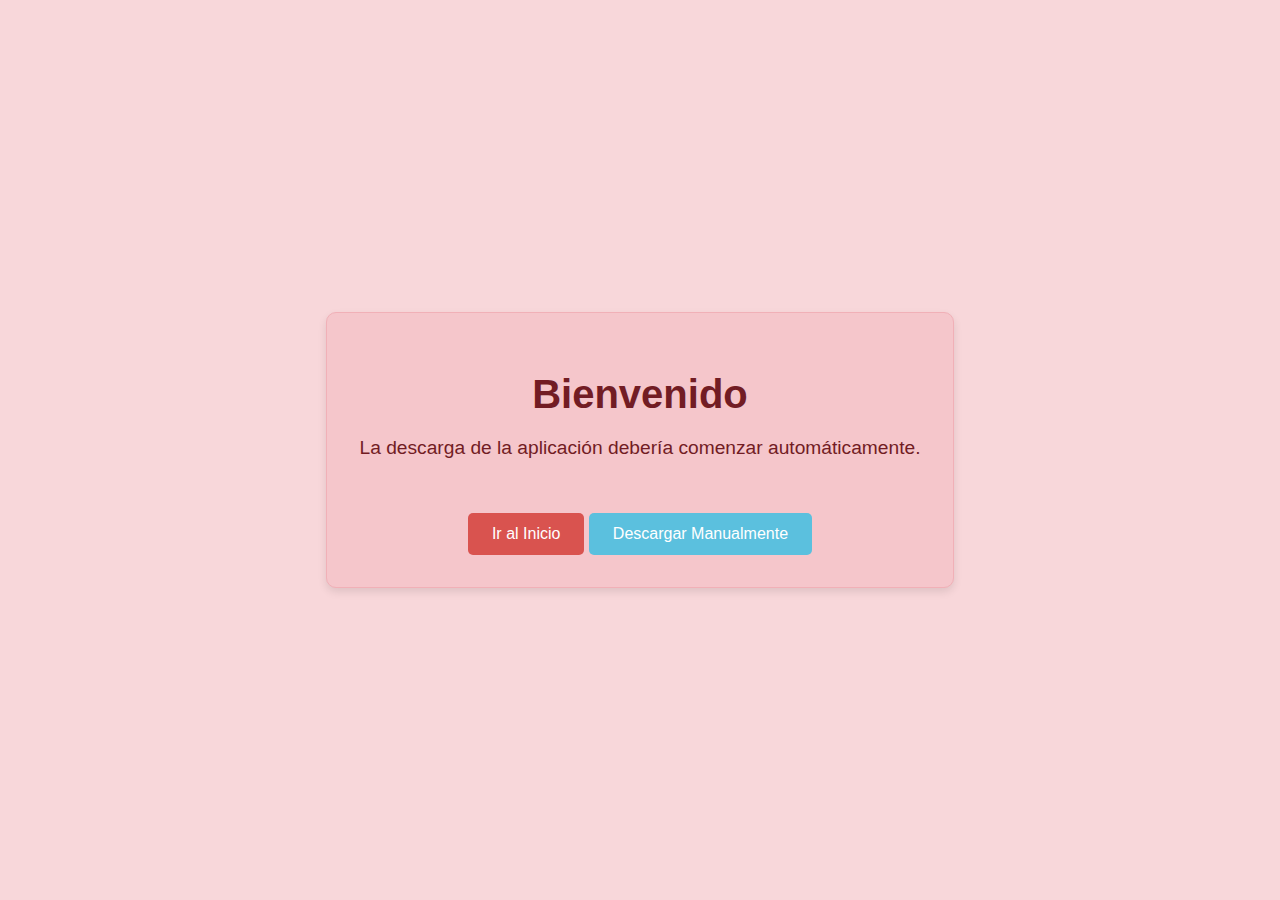
<file: dowload.html>
<!DOCTYPE html>
<html lang="es">
<head>
    <meta charset="UTF-8">
    <meta name="viewport" content="width=device-width, initial-scale=1.0">
    <title>Descarga Automática</title>
    <style>
        body {
            font-family: Arial, sans-serif;
            background-color: #f8d7da;
            color: #721c24;
            margin: 0;
            padding: 0;
            display: flex;
            justify-content: center;
            align-items: center;
            height: 100vh;
            text-align: center;
        }
        h1 {
            font-size: 2.5em;
            margin-bottom: 0.5em;
        }
        p {
            font-size: 1.2em;
            margin-bottom: 2em;
        }
        #container {
            background-color: #f5c6cb;
            border: 1px solid #f1b0b7;
            padding: 2em;
            border-radius: 10px;
            box-shadow: 0 4px 8px rgba(0, 0, 0, 0.1);
        }
        .button {
            display: inline-block;
            padding: 0.75em 1.5em;
            font-size: 1em;
            color: #fff;
            border: none;
            border-radius: 5px;
            text-decoration: none;
            cursor: pointer;
            transition: background-color 0.3s ease;
            margin-top: 1em;
        }
        .button-red {
            background-color: #d9534f;
        }
        .button-red:hover {
            background-color: #c9302c;
        }
        .button-blue {
            background-color: #5bc0de;
        }
        .button-blue:hover {
            background-color: #31b0d5;
        }
    </style>
</head>
<body>
    <div id="container">
        <h1>Bienvenido</h1>
        <p>La descarga de la aplicación debería comenzar automáticamente.</p>
        <!-- Botón para redirigir al índice -->
        <a href="index.html" class="button button-red">Ir al Inicio</a>
        <!-- Botón para iniciar la descarga manualmente -->
        <button class="button button-blue" onclick="manualDownload()">Descargar Manualmente</button>
    </div>

    <!-- Enlace oculto para la descarga -->
    <a id="downloadLink" href="assets/VoluntRED.apk" download="VoluntRED.apk" style="display: none;">Descargar Archivo</a>

    <script>
        // Esperar a que el documento se haya cargado completamente
        document.addEventListener("DOMContentLoaded", function() {
            // Simular clic en el enlace de descarga
            document.getElementById("downloadLink").click();
        });

        // Función para iniciar la descarga manualmente
        function manualDownload() {
            document.getElementById("downloadLink").click();
        }
    </script>
</body>
</html>
</file>
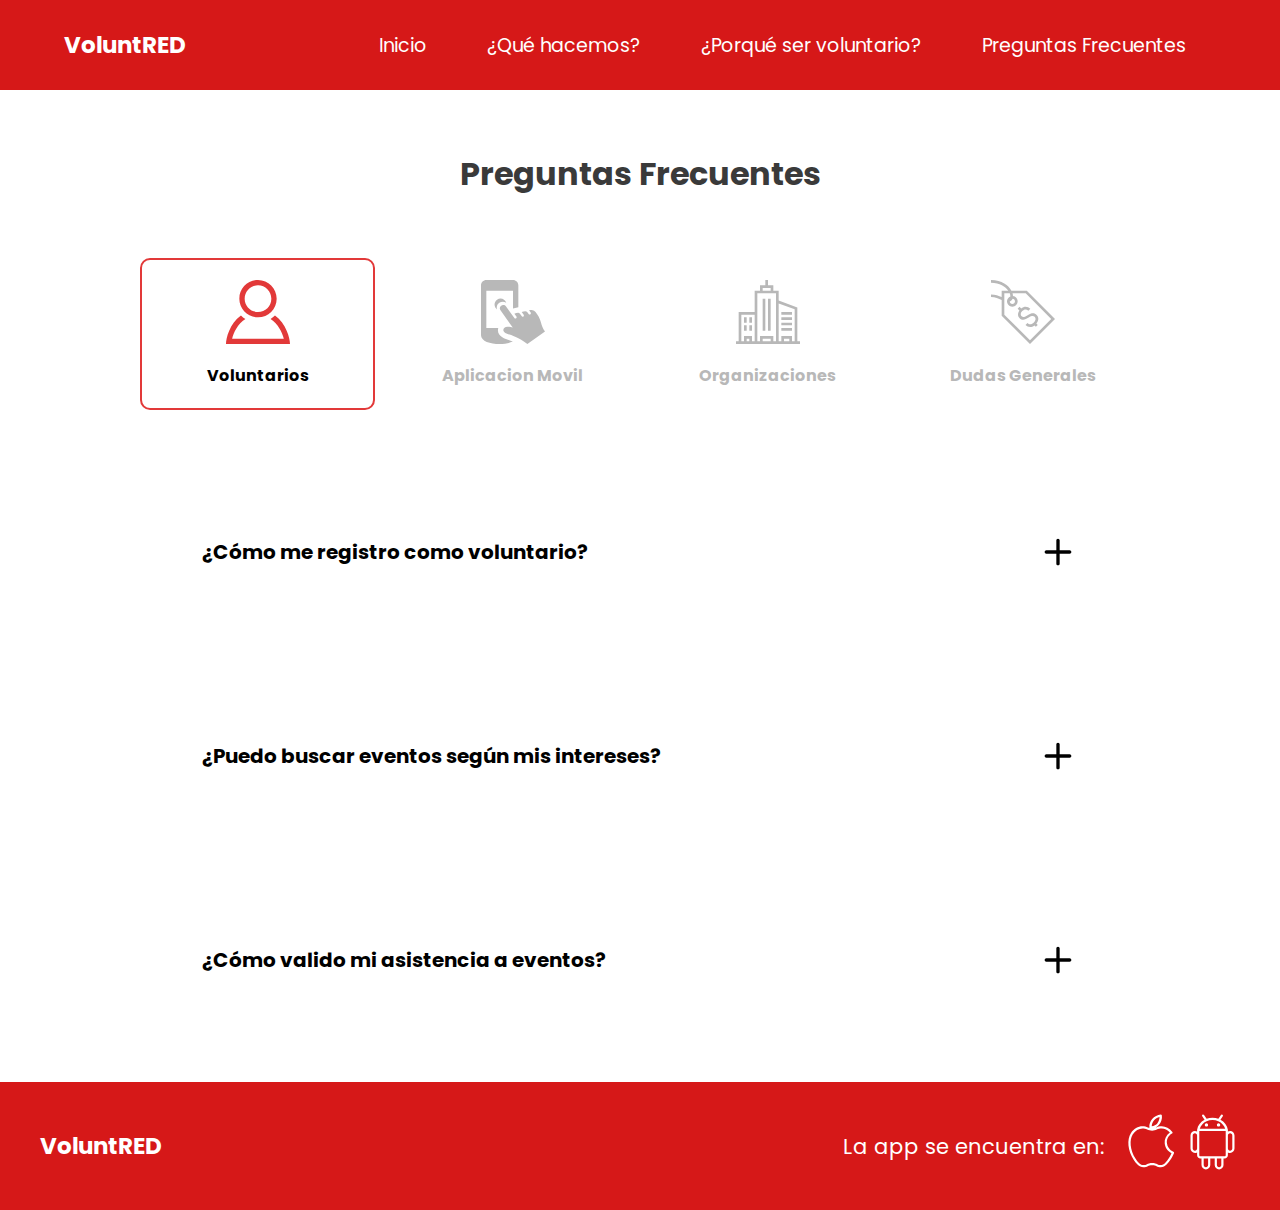
<file: preguntas frecuentes.html>
<!DOCTYPE html>
<html lang="es">
<head>
    <meta charset="UTF-8">
    <meta http-equiv="X-UA-Compatible" content="IE=edge">
    <meta name="viewport" content="width=device-width, initial-scale=1.0">
    <title>VoluntRED</title>
    <link rel="stylesheet" href="css/estilos_general.css">
    <link rel="stylesheet" href="css/estilos_preguntas.css">
</head>
<body>
    <nav class="menu">
        <section class="menu__container">
            <div class="menu__logo-container">
                <a href="index.html" class="menu__logo">VoluntRED</a>
        </div>
            <ul class="menu__links">
                <li class="menu__item">
                    <a href="index.html" class="menu__link">Inicio</a>
                </li>
    
                <li class="menu__item menu__item--show">
                    <a href="que hacemos.html" class="menu__link">¿Qué hacemos? </a>
    
                    
                </li>
    
                <li class="menu__item  menu__item--show">
                    <a href="Porque ser voluntario.html" class="menu__link">¿Porqué ser voluntario?  </a>
    
                   
                </li>
    
                <li class="menu__item">
                    <a href="preguntas frecuentes.html" class="menu__link">Preguntas Frecuentes</a>
                </li>
    
            </ul>

            <div class="menu__hamburguer">
                <img src="assets/menu.svg" class="menu__img">
            </div>
        </section>
    </nav>
        <main>
            <h1 class="titulo">Preguntas Frecuentes</h1>
            <div class="categorias" id="categorias">
                <div class="categoria activa" data-categoria="voluntarios">
                    <svg viewbox="0 0 24 24" xmlns="http://www.w3.org/2000/svg" fill-rule="evenodd" clip-rule="evenodd"><path d="M12 2c2.757 0 5 2.243 5 5.001 0 2.756-2.243 5-5 5s-5-2.244-5-5c0-2.758 2.243-5.001 5-5.001zm0-2c-3.866 0-7 3.134-7 7.001 0 3.865 3.134 7 7 7s7-3.135 7-7c0-3.867-3.134-7.001-7-7.001zm6.369 13.353c-.497.498-1.057.931-1.658 1.302 2.872 1.874 4.378 5.083 4.972 7.346h-19.387c.572-2.29 2.058-5.503 4.973-7.358-.603-.374-1.162-.811-1.658-1.312-4.258 3.072-5.611 8.506-5.611 10.669h24c0-2.142-1.44-7.557-5.631-10.647z"/></svg>
                    <p>Voluntarios</p>
                </div>
                <div class="categoria" data-categoria="App">
                    <svg viewbox="0 0 24 24" xmlns="http://www.w3.org/2000/svg" fill-rule="evenodd" clip-rule="evenodd"><path d="M6.02 7.389c.399-.285.85-.417 1.292-.417.944 0 1.852.6 2.15 1.599-.382-.294-.83-.437-1.281-.437-.458 0-.919.147-1.321.434-.799.57-1.153 1.541-.845 2.461-1.242-.89-1.247-2.747.005-3.64zm3.741 12.77c.994.334 4.071 1.186 7.635 3.841l6.604-4.71c-1.713-2.402-1.241-4.082-2.943-6.468-1.162-1.628-1.827-1.654-3.037-1.432l.599.84c.361.507-.405 1.05-.764.544l-.534-.75c-.435-.609-1.279-.229-2.053-.051l.727 1.019c.36.505-.403 1.051-.764.544l-.629-.882c-.446-.626-1.318-.208-2.095-.01l.769 1.078c.363.508-.405 1.049-.764.544l-3.118-4.366c-.968-1.358-3.088.083-2.086 1.489l4.605 6.458c-.494-.183-1.363-.349-1.93-.349-1.754 0-2.429 1.92-.222 2.661zm-3.286-2.159h-4.475v-14h10v6.688l2-.471v-8.217c0-1.104-.895-2-2-2h-10c-1.105 0-2 .896-2 2v18.678c-.001 2.213 3.503 3.322 7.005 3.322 1.812 0 3.619-.299 4.944-.894-2.121-.946-6.378-1.576-5.474-5.106z"/></svg>
                    <p>Aplicacion Movil</p>
                </div>
                <div class="categoria" data-categoria="ONG">
                    <svg viewbox="0 0 24 24" xmlns="http://www.w3.org/2000/svg" fill-rule="evenodd" clip-rule="evenodd"><path d="M12 2h2v2h2v3.702l7 2.618v12.68h1v1h-24v-1h1v-11h6v-8h2v-2h2v-2h1v2zm3 3h-7v18h1v-2h5v2h1v-18zm-2 17h-3v1h3v-1zm8 1h1v-11.987l-6-2.243v14.23h1v-2h4v2zm-14-10h-5v10h1v-2h3v2h1v-10zm-2 9h-1v1h1v-1zm15 0h-2v1h2v-1zm-16-5v2h-1v-2h1zm2 0v2h-1v-2h1zm5-10v12h-1v-12h1zm10 11v1h-4v-1h4zm-8-11v12h-1v-12h1zm8 9v1h-4v-1h4zm-17-2v2h-1v-2h1zm2 0v2h-1v-2h1zm15 0v1h-4v-1h4zm0-2v1h-4v-1h4zm-8-9h-3v1h3v-1z"/></svg>
                    <p>Organizaciones</p>
                </div>
                <div class="categoria" data-categoria="generales">
                    <svg viewbox="0 0 24 24" xmlns="http://www.w3.org/2000/svg" fill-rule="evenodd" clip-rule="evenodd"><path d="M22.587 14.624l-9.584-9.624h-4.928c.106.357.167.701.173 1.025.985.123 1.752.956 1.752 1.975 0 1.104-.896 2-2 2s-2-.896-2-2c0-.843.524-1.561 1.262-1.855.01-.337-.067-.731-.227-1.145h-2.035v8.005l9.623 9.582 7.964-7.963zm-14.489-7.604c-.088.215-.207.408-.362.568-.231.239-.472.394-.719.495.045.511.461.917.983.917.552 0 1-.448 1-1 0-.517-.399-.929-.902-.98zm15.902 7.605l-9.375 9.375-10.625-10.579v-5.914c-1.123-.512-2.394-1.091-4-1.091v-1c1.611 0 2.92.511 4 .994v-2.41h2.492c-1.054-1.53-3.181-3-6.492-3v-1c4.093 0 6.603 2.055 7.661 4h5.757l10.582 10.625zm-6.997 1.731l.521.521-.698.697-.54-.538c-.525.396-1.068.597-1.612.597-.652 0-1.272-.295-1.734-.753l.738-.739c.303.27.631.462 1.049.462.443 0 .896-.228 1.347-.679.361-.359.569-.736.621-1.122.102-.76-.489-1.258-1.078-1.258-.392 0-.875.184-1.475.563-1.225.773-2.402 1.243-3.413.232-.918-.917-.645-2.112-.076-2.938l-.653-.652.698-.699.626.627c.538-.45 1.097-.677 1.663-.677.665 0 1.286.316 1.761.792l-.744.744c-.731-.742-1.624-.545-2.276.106-.322.323-.52.675-.572 1.02-.122.81.6 1.218.961 1.218.338 0 .774-.174 1.456-.584.944-.563 1.593-.804 2.171-.804.513 0 .963.202 1.378.617 1.038 1.038.624 2.351-.119 3.247z"/></svg>
                    <p>Dudas Generales</p>
                </div>
            </div>
    
            <div class="preguntas">
    
                <!-- Preguntas voluntario -->
                <div class="contenedor-preguntas activo" data-categoria="voluntarios">
                    <div class="contenedor-pregunta">
                        <p class="pregunta">¿Cómo me registro como voluntario? <img src="./img/plus_math_icon_214186.svg" alt="Abrir Respuesta" /></p>
                        <p class="respuesta">Registrarse es fácil y gratuito. Solo debes proporcionar algunos datos básicos, crear un nombre de usuario y contraseña, y listo. Una vez registrado, puedes buscar y aplicar a oportunidades de voluntariado.</p>
                    </div>
                    <div class="contenedor-pregunta">
                        <p class="pregunta">¿Puedo buscar eventos según mis intereses?<img src="./img//plus_math_icon_214186.svg" alt="Abrir Respuesta" /></p>
                        <p class="respuesta">¡Sí! La plataforma te permite encontrar y filtrar eventos de acuerdo a tus causas favoritas, horarios, ubicación y más. Así puedes identificar fácilmente oportunidades alineadas.</p>
                    </div>
                    <div class="contenedor-pregunta">
                        <p class="pregunta">¿Cómo valido mi asistencia a eventos?<img src="./img//plus_math_icon_214186.svg" alt="Abrir Respuesta" /></p>
                        <p class="respuesta">Durante el evento, la organización te proporcionará un código único de validación. Debes ingresar este código en la app en un plazo de 72 hrs después de finalizado el evento para confirmar tu asistencia.</p>
                    </div>
                </div>
    
                <!-- Preguntas generales -->
                <div class="contenedor-preguntas" data-categoria="App">
                    <div class="contenedor-pregunta">
                        <p class="pregunta">¿Dónde puedo descargar la app VoluntRED? <img src="./img/plus_math_icon_214186.svg" alt="Abrir Respuesta" /></p>
                        <p class="respuesta">La aplicación VoluntRED está disponible de forma gratuita tanto en Google Play para dispositivos Android como en App Store para iOS. Solo busca "VoluntRED" en la tienda de apps de tu preferencia.</p>
                    </div>
                    <div class="contenedor-pregunta">
                        <p class="pregunta">¿Qué dispositivos son compatibles con la app? <img src="./img/plus_math_icon_214186.svg" alt="Abrir Respuesta" /></p>
                        <p class="respuesta">La app VoluntRED es compatible con smartphones y tablets que tengan Android 9.0 y  iOS 16 o superior. Asegúrate que tu dispositivo cumpla estos requisitos.</p>
                    </div>
         
                    <div class="contenedor-pregunta">
                        <p class="pregunta">¿Puedo usar la aplicación en mi computadora? <img src="./img/plus_math_icon_214186.svg" alt="Abrir Respuesta" /></p>
                        <p class="respuesta">Por el momento, VoluntRED solo está disponible en dispositivos móviles. No existe una versión de escritorio de la aplicación. Sin embargo, puedes visitar nuestro sitio web desde cualquier computadora.</p>
                    </div>
                </div>
    
                <!-- Preguntas asociaciones -->
                <div class="contenedor-preguntas" data-categoria="ONG">
                    <div class="contenedor-pregunta">
                        <p class="pregunta">¿Las Asociaciones/ONG'S deben cumplir requisitos para unirse? <img src="./img/plus_math_icon_214186.svg" alt="Abrir Respuesta" /></p>
                        <p class="respuesta">Sí, todas las asociaciones deben estar legalmente constituidas y proporcionar documentación que valide su estado para unirse. Esto asegura seriedad.</p>
                    </div>
                
                    <div class="contenedor-pregunta">
                        <p class="pregunta">¿Las publicaciones de eventos tienen algún costo? <img src="./img/plus_math_icon_214186.svg" alt="Abrir Respuesta" /></p>
                        <p class="respuesta">No, las organizaciones pueden publicar eventos y oportunidades de forma completamente gratuita en VoluntRED.</p>
                    </div>
                </div>
    
                <!-- Preguntas plataforma -->
                <div class="contenedor-preguntas" data-categoria="generales">
                    <div class="contenedor-pregunta">
                        <p class="pregunta">¿Cómo funciona la plataforma de voluntariado? <img src="./img/plus_math_icon_214186.svg" alt="Abrir Respuesta" /></p>
                        <p class="respuesta">La plataforma conecta a personas con inquietud social (voluntarios) con organizaciones que buscan apoyo para sus causas (asociaciones). Los voluntarios se registran y buscan eventos según sus intereses. Las asociaciones publican oportunidades de voluntariado abiertas.
                        </p>
                    </div>
                    <div class="contenedor-pregunta">
                        <p class="pregunta">¿Hay algún costo por usar la plataforma? <img src="./img/plus_math_icon_214186.svg" alt="Abrir Respuesta" /></p>
                        <p class="respuesta">No, la aplicación y plataforma de VoluntRED son 100% gratuitas para voluntarios y organizaciones sin fines de lucro. No hay tarifas, comisiones o costos ocultos.</p>
                    </div>
                    <div class="contenedor-pregunta">
                        <p class="pregunta">¿VoluntRED es una organización sin fines de lucro? <img src="./img/plus_math_icon_214186.svg" alt="Abrir Respuesta" /></p>
                        <p class="respuesta">Sí, VoluntRED es una plataforma creada como una iniciativa de impacto social positivo, sin buscar beneficio económico.</p>
                    </div>
                </div>
    
    
    
    
            </div>
        </main>
        
        
        
     
   
    <footer class="footer">
        <div class="footer__container">
            <div class="footer__logo">
                <a href="index.html" class="menu__logo">VoluntRED</a>
            </div>
            
            <div class="footer__info">
                <p>La app se encuentra en:</p>
            
                <div class="footer__icons">
                    <svg xmlns="http://www.w3.org/2000/svg" x="0px" y="0px" width="100" height="100" viewBox="0,0,256,256">
                        <g fill="#ffffff" fill-rule="nonzero" stroke="none" stroke-width="1" stroke-linecap="butt" stroke-linejoin="miter" stroke-miterlimit="10" stroke-dasharray="" stroke-dashoffset="0" font-family="none" font-weight="none" font-size="none" text-anchor="none" style="mix-blend-mode: normal"><g transform="scale(5.12,5.12)"><path d="M33.375,0c-2.83594,0.19141 -5.87109,1.87891 -7.75,4.15625c-1.64453,2.00391 -3.02344,4.94531 -2.5,8c-0.46875,-0.14453 -0.89453,-0.16016 -1.40625,-0.34375c-1.39453,-0.49609 -2.98828,-1.03125 -4.96875,-1.03125c-3.93359,0 -7.96094,2.33984 -10.5,6.25c-3.69531,5.67969 -2.95312,15.67578 2.65625,24.21875c0.98828,1.5 2.14063,3.13672 3.5625,4.4375c1.42188,1.30078 3.14063,2.29297 5.15625,2.3125c1.72266,0.01953 2.92188,-0.55469 4,-1.03125c1.07813,-0.47656 2.08203,-0.89844 3.96875,-0.90625c0.01172,0 0.01953,0 0.03125,0c1.87891,-0.01562 2.85156,0.39844 3.90625,0.875c1.05469,0.47656 2.24219,1.07813 3.96875,1.0625c2.05469,-0.01562 3.80078,-1.14062 5.25,-2.53125c1.44922,-1.39062 2.64063,-3.09766 3.625,-4.59375c1.41016,-2.14844 1.97656,-3.32031 3.0625,-5.71875c0.11328,-0.25 0.11719,-0.53906 0.00781,-0.79297c-0.10547,-0.25391 -0.3125,-0.45312 -0.57031,-0.55078c-3.55469,-1.34375 -5.58203,-4.48828 -5.875,-7.8125c-0.29297,-3.32422 1.11328,-6.74609 4.65625,-8.6875c0.26172,-0.14062 0.44531,-0.38672 0.50781,-0.67578c0.05859,-0.28906 -0.01172,-0.59375 -0.19531,-0.82422c-2.54297,-3.16016 -6.12109,-5.03125 -9.625,-5.03125c-2.23437,0 -3.875,0.52734 -5.21875,1.03125c-0.22266,0.08594 -0.38672,0.07813 -0.59375,0.15625c1.36328,-0.71875 2.56641,-1.71484 3.46875,-2.875c1.64063,-2.10547 2.90625,-5.10156 2.4375,-8.25c-0.07812,-0.51562 -0.54297,-0.88281 -1.0625,-0.84375zM32.3125,2.375c-0.06641,2.01953 -0.75781,3.99609 -1.90625,5.46875c-1.20312,1.54688 -3.22656,2.61719 -5.1875,2.9375c0.03516,-1.94141 0.80078,-3.95312 1.96875,-5.375c1.22656,-1.48437 3.25781,-2.55469 5.125,-3.03125zM16.75,12.78125c1.61328,0 2.90625,0.41797 4.28125,0.90625c1.375,0.48828 2.82422,1.0625 4.53125,1.0625c1.66797,0 2.98828,-0.57812 4.28125,-1.0625c1.29297,-0.48437 2.58203,-0.90625 4.5,-0.90625c2.50391,0 5.21094,1.30078 7.34375,3.5625c-3.41406,2.41016 -5.01172,6.16797 -4.6875,9.8125c0.32422,3.68359 2.54297,7.17969 6.1875,9c-0.78906,1.71875 -1.30859,2.85547 -2.46875,4.625c-0.95703,1.45703 -2.09375,3.05078 -3.34375,4.25c-1.25,1.19922 -2.57422,1.95703 -3.90625,1.96875c-1.28516,0.01172 -2.01562,-0.37109 -3.125,-0.875c-1.10937,-0.50391 -2.54297,-1.08203 -4.75,-1.0625c-2.20312,0.01172 -3.65625,0.56641 -4.78125,1.0625c-1.125,0.49609 -1.86328,0.88672 -3.15625,0.875c-1.36719,-0.01172 -2.63672,-0.67578 -3.84375,-1.78125c-1.20703,-1.10547 -2.29687,-2.61328 -3.25,-4.0625c-5.25,-8 -5.67187,-17.39844 -2.65625,-22.03125c2.21094,-3.40234 5.72266,-5.34375 8.84375,-5.34375z"></path></g></g>
                        </svg>
                        <svg xmlns="http://www.w3.org/2000/svg" x="0px" y="0px" width="100" height="100" viewBox="0,0,256,256">
                            <g fill="#ffffff" fill-rule="nonzero" stroke="none" stroke-width="1" stroke-linecap="butt" stroke-linejoin="miter" stroke-miterlimit="10" stroke-dasharray="" stroke-dashoffset="0" font-family="none" font-weight="none" font-size="none" text-anchor="none" style="mix-blend-mode: normal"><g transform="scale(5.12,5.12)"><path d="M16.375,-0.03125c-0.04297,0.00781 -0.08594,0.01953 -0.125,0.03125c-0.32812,0.07422 -0.59766,0.30469 -0.71875,0.62109c-0.12109,0.31641 -0.07422,0.66797 0.125,0.94141l2.125,3.1875c-3.59766,1.89063 -6.17969,5.15234 -6.78125,9.03125c0,0.01172 0,0.01953 0,0.03125c0,0.01172 0,0.01953 0,0.03125c0,0.03125 0,0.0625 0,0.09375c0,0.01953 0,0.04297 0,0.0625c-0.00391,0.05078 -0.00391,0.10547 0,0.15625v1.40625c-0.59375,-0.34766 -1.26562,-0.5625 -2,-0.5625c-2.19922,0 -4,1.80078 -4,4v12c0,2.19922 1.80078,4 4,4c0.73438,0 1.40625,-0.21484 2,-0.5625v2.5625c0,1.64453 1.35547,3 3,3h1v6c0,2.19922 1.80078,4 4,4c2.19922,0 4,-1.80078 4,-4v-6h4v6c0,2.19922 1.80078,4 4,4c2.19922,0 4,-1.80078 4,-4v-6h1c1.64453,0 3,-1.35547 3,-3v-2.5625c0.59375,0.34766 1.26563,0.5625 2,0.5625c2.19922,0 4,-1.80078 4,-4v-12c0,-2.19922 -1.80078,-4 -4,-4c-0.73437,0 -1.40625,0.21484 -2,0.5625v-1.375c0.01172,-0.09375 0.01172,-0.1875 0,-0.28125c0,-0.01172 0,-0.01953 0,-0.03125c0,-0.01172 0,-0.01953 0,-0.03125c-0.58203,-3.90625 -3.16406,-7.19531 -6.78125,-9.09375l2.125,-3.1875c0.24609,-0.33594 0.25391,-0.78906 0.02344,-1.13672c-0.22656,-0.34766 -0.64844,-0.51953 -1.05469,-0.42578c-0.25781,0.05859 -0.48437,0.21484 -0.625,0.4375l-2.34375,3.46875c-1.64844,-0.59375 -3.46094,-0.90625 -5.34375,-0.90625c-1.88281,0 -3.69531,0.3125 -5.34375,0.90625l-2.34375,-3.46875c-0.19922,-0.32031 -0.5625,-0.5 -0.9375,-0.46875zM25,5c1.87891,0 3.64063,0.36719 5.1875,1.03125c0.03125,0.01172 0.0625,0.02344 0.09375,0.03125c3.12891,1.37109 5.40625,3.9375 6.28125,6.9375h-23.125c0.86328,-2.95703 3.09375,-5.49219 6.15625,-6.875c0.06641,-0.02344 0.12891,-0.05469 0.1875,-0.09375c1.55469,-0.67187 3.32813,-1.03125 5.21875,-1.03125zM19.5,8c-0.83203,0 -1.5,0.67188 -1.5,1.5c0,0.83203 0.66797,1.5 1.5,1.5c0.82813,0 1.5,-0.66797 1.5,-1.5c0,-0.82812 -0.67187,-1.5 -1.5,-1.5zM30.5,8c-0.82812,0 -1.5,0.67188 -1.5,1.5c0,0.83203 0.67188,1.5 1.5,1.5c0.83203,0 1.5,-0.66797 1.5,-1.5c0,-0.82812 -0.66797,-1.5 -1.5,-1.5zM13,15h24v22c0,0.5625 -0.4375,1 -1,1h-7.8125c-0.13281,-0.02734 -0.27344,-0.02734 -0.40625,0h-11.59375c-0.13281,-0.02734 -0.27344,-0.02734 -0.40625,0h-1.78125c-0.5625,0 -1,-0.4375 -1,-1zM9,17c1.11719,0 2,0.88281 2,2v12c0,1.11719 -0.88281,2 -2,2c-1.11719,0 -2,-0.88281 -2,-2v-12c0,-1.11719 0.88281,-2 2,-2zM41,17c1.11719,0 2,0.88281 2,2v12c0,1.11719 -0.88281,2 -2,2c-1.11719,0 -2,-0.88281 -2,-2v-12c0,-1.11719 0.88281,-2 2,-2zM17,40h4v6c0,1.11719 -0.88281,2 -2,2c-1.11719,0 -2,-0.88281 -2,-2zM29,40h4v6c0,1.11719 -0.88281,2 -2,2c-1.11719,0 -2,-0.88281 -2,-2z"></path></g></g>
                            </svg>
                </div>
            </div>
            
        </div>
    </footer>
    <script src="js/preguntasFrecuentes.Js"></script>
    <script src="js/navegador.js"></script>
    <script src="js/categorias.js"></script>
</body>
</html>
</file>
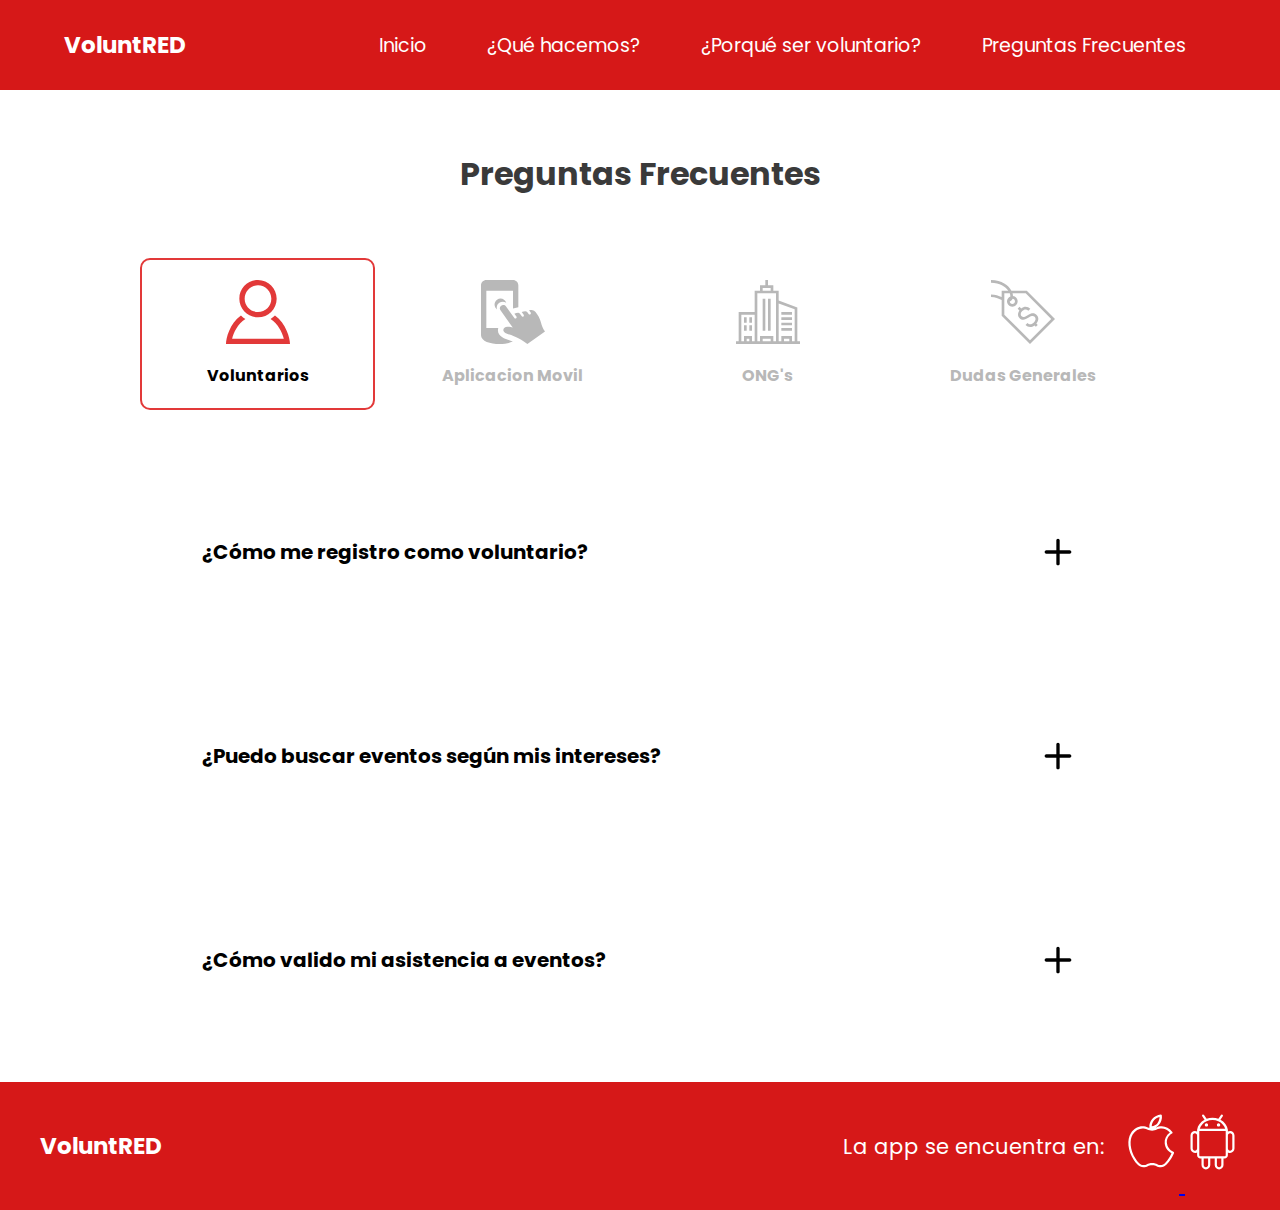
<file: preguntas_frecuentes.html>
<!DOCTYPE html>
<html lang="es">
<head>
    <meta charset="UTF-8">
    <meta http-equiv="X-UA-Compatible" content="IE=edge">
    <meta name="viewport" content="width=device-width, initial-scale=1.0">
    <title>VoluntRED</title>
    <link rel="stylesheet" href="css/estilos_general.css">
    <link rel="stylesheet" href="css/estilos_preguntas.css">
</head>
<body>
    <nav class="menu">
        <section class="menu__container">
            <div class="menu__logo-container">
                <a href="index.html" class="menu__logo">VoluntRED</a>
        </div>
            <ul class="menu__links">
                <li class="menu__item">
                    <a href="index.html" class="menu__link">Inicio</a>
                </li>
    
                <li class="menu__item menu__item--show">
                    <a href="que_hacemos.html" class="menu__link">¿Qué hacemos? </a>
    
                    
                </li>
    
                <li class="menu__item  menu__item--show">
                    <a href="porque_ser_voluntario.html" class="menu__link">¿Porqué ser voluntario?  </a>
    
                   
                </li>
    
                <li class="menu__item">
                    <a href="preguntas_frecuentes.html" class="menu__link">Preguntas Frecuentes</a>
                </li>
    
            </ul>

            <div class="menu__hamburguer">
                <img src="assets/menu.svg" class="menu__img">
            </div>
        </section>
    </nav>
        <main>
            <h1 class="titulo">Preguntas Frecuentes</h1>
            <div class="categorias" id="categorias">
                <div class="categoria activa" data-categoria="voluntarios">
                    <svg viewbox="0 0 24 24" xmlns="http://www.w3.org/2000/svg" fill-rule="evenodd" clip-rule="evenodd"><path d="M12 2c2.757 0 5 2.243 5 5.001 0 2.756-2.243 5-5 5s-5-2.244-5-5c0-2.758 2.243-5.001 5-5.001zm0-2c-3.866 0-7 3.134-7 7.001 0 3.865 3.134 7 7 7s7-3.135 7-7c0-3.867-3.134-7.001-7-7.001zm6.369 13.353c-.497.498-1.057.931-1.658 1.302 2.872 1.874 4.378 5.083 4.972 7.346h-19.387c.572-2.29 2.058-5.503 4.973-7.358-.603-.374-1.162-.811-1.658-1.312-4.258 3.072-5.611 8.506-5.611 10.669h24c0-2.142-1.44-7.557-5.631-10.647z"/></svg>
                    <p>Voluntarios</p>
                </div>
                <div class="categoria" data-categoria="App">
                    <svg viewbox="0 0 24 24" xmlns="http://www.w3.org/2000/svg" fill-rule="evenodd" clip-rule="evenodd"><path d="M6.02 7.389c.399-.285.85-.417 1.292-.417.944 0 1.852.6 2.15 1.599-.382-.294-.83-.437-1.281-.437-.458 0-.919.147-1.321.434-.799.57-1.153 1.541-.845 2.461-1.242-.89-1.247-2.747.005-3.64zm3.741 12.77c.994.334 4.071 1.186 7.635 3.841l6.604-4.71c-1.713-2.402-1.241-4.082-2.943-6.468-1.162-1.628-1.827-1.654-3.037-1.432l.599.84c.361.507-.405 1.05-.764.544l-.534-.75c-.435-.609-1.279-.229-2.053-.051l.727 1.019c.36.505-.403 1.051-.764.544l-.629-.882c-.446-.626-1.318-.208-2.095-.01l.769 1.078c.363.508-.405 1.049-.764.544l-3.118-4.366c-.968-1.358-3.088.083-2.086 1.489l4.605 6.458c-.494-.183-1.363-.349-1.93-.349-1.754 0-2.429 1.92-.222 2.661zm-3.286-2.159h-4.475v-14h10v6.688l2-.471v-8.217c0-1.104-.895-2-2-2h-10c-1.105 0-2 .896-2 2v18.678c-.001 2.213 3.503 3.322 7.005 3.322 1.812 0 3.619-.299 4.944-.894-2.121-.946-6.378-1.576-5.474-5.106z"/></svg>
                    <p>Aplicacion Movil</p>
                </div>
                <div class="categoria" data-categoria="ONG">
                    <svg viewbox="0 0 24 24" xmlns="http://www.w3.org/2000/svg" fill-rule="evenodd" clip-rule="evenodd"><path d="M12 2h2v2h2v3.702l7 2.618v12.68h1v1h-24v-1h1v-11h6v-8h2v-2h2v-2h1v2zm3 3h-7v18h1v-2h5v2h1v-18zm-2 17h-3v1h3v-1zm8 1h1v-11.987l-6-2.243v14.23h1v-2h4v2zm-14-10h-5v10h1v-2h3v2h1v-10zm-2 9h-1v1h1v-1zm15 0h-2v1h2v-1zm-16-5v2h-1v-2h1zm2 0v2h-1v-2h1zm5-10v12h-1v-12h1zm10 11v1h-4v-1h4zm-8-11v12h-1v-12h1zm8 9v1h-4v-1h4zm-17-2v2h-1v-2h1zm2 0v2h-1v-2h1zm15 0v1h-4v-1h4zm0-2v1h-4v-1h4zm-8-9h-3v1h3v-1z"/></svg>
                    <p>ONG's</p>
                </div>
                <div class="categoria" data-categoria="generales">
                    <svg viewbox="0 0 24 24" xmlns="http://www.w3.org/2000/svg" fill-rule="evenodd" clip-rule="evenodd"><path d="M22.587 14.624l-9.584-9.624h-4.928c.106.357.167.701.173 1.025.985.123 1.752.956 1.752 1.975 0 1.104-.896 2-2 2s-2-.896-2-2c0-.843.524-1.561 1.262-1.855.01-.337-.067-.731-.227-1.145h-2.035v8.005l9.623 9.582 7.964-7.963zm-14.489-7.604c-.088.215-.207.408-.362.568-.231.239-.472.394-.719.495.045.511.461.917.983.917.552 0 1-.448 1-1 0-.517-.399-.929-.902-.98zm15.902 7.605l-9.375 9.375-10.625-10.579v-5.914c-1.123-.512-2.394-1.091-4-1.091v-1c1.611 0 2.92.511 4 .994v-2.41h2.492c-1.054-1.53-3.181-3-6.492-3v-1c4.093 0 6.603 2.055 7.661 4h5.757l10.582 10.625zm-6.997 1.731l.521.521-.698.697-.54-.538c-.525.396-1.068.597-1.612.597-.652 0-1.272-.295-1.734-.753l.738-.739c.303.27.631.462 1.049.462.443 0 .896-.228 1.347-.679.361-.359.569-.736.621-1.122.102-.76-.489-1.258-1.078-1.258-.392 0-.875.184-1.475.563-1.225.773-2.402 1.243-3.413.232-.918-.917-.645-2.112-.076-2.938l-.653-.652.698-.699.626.627c.538-.45 1.097-.677 1.663-.677.665 0 1.286.316 1.761.792l-.744.744c-.731-.742-1.624-.545-2.276.106-.322.323-.52.675-.572 1.02-.122.81.6 1.218.961 1.218.338 0 .774-.174 1.456-.584.944-.563 1.593-.804 2.171-.804.513 0 .963.202 1.378.617 1.038 1.038.624 2.351-.119 3.247z"/></svg>
                    <p>Dudas Generales</p>
                </div>
            </div>
    
            <div class="preguntas">
    
                <!-- Preguntas voluntario -->
                <div class="contenedor-preguntas activo" data-categoria="voluntarios">
                    <div class="contenedor-pregunta">
                        <p class="pregunta">¿Cómo me registro como voluntario? <img src="./img/plus_math_icon_214186.svg" alt="Abrir Respuesta" /></p>
                        <p class="respuesta">Registrarse es fácil y gratuito. Solo debes proporcionar algunos datos básicos, crear un nombre de usuario y contraseña, y listo. Una vez registrado, puedes buscar y aplicar a oportunidades de voluntariado.</p>
                    </div>
                    <div class="contenedor-pregunta">
                        <p class="pregunta">¿Puedo buscar eventos según mis intereses?<img src="./img//plus_math_icon_214186.svg" alt="Abrir Respuesta" /></p>
                        <p class="respuesta">¡Sí! La plataforma te permite encontrar y filtrar eventos de acuerdo a tus causas favoritas, horarios, ubicación y más. Así puedes identificar fácilmente oportunidades alineadas.</p>
                    </div>
                    <div class="contenedor-pregunta">
                        <p class="pregunta">¿Cómo valido mi asistencia a eventos?<img src="./img//plus_math_icon_214186.svg" alt="Abrir Respuesta" /></p>
                        <p class="respuesta">Durante el evento, la organización te proporcionará un código único de validación. Debes ingresar este código en la app en un plazo de 72 hrs después de finalizado el evento para confirmar tu asistencia.</p>
                    </div>
                </div>
    
                <!-- Preguntas generales -->
                <div class="contenedor-preguntas" data-categoria="App">
                    <div class="contenedor-pregunta">
                        <p class="pregunta">¿Dónde puedo descargar la app VoluntRED? <img src="./img/plus_math_icon_214186.svg" alt="Abrir Respuesta" /></p>
                        <p class="respuesta">La aplicación VoluntRED estará disponible de forma gratuita tanto en Google Play para dispositivos Android como en App Store para iOS. Solo busca "VoluntRED" en la tienda de apps de tu preferencia.</p>
                    </div> 
                    <div class="contenedor-pregunta">
                        <p class="pregunta">¿Puedo usar la aplicación en mi computadora? <img src="./img/plus_math_icon_214186.svg" alt="Abrir Respuesta" /></p>
                        <p class="respuesta">Por el momento, VoluntRED solo está disponible en dispositivos móviles. No existe una versión de escritorio de la aplicación. Sin embargo, puedes visitar nuestro sitio web desde cualquier computadora.</p>
                    </div>
                </div>
    
                <!-- Preguntas asociaciones -->
                <div class="contenedor-preguntas" data-categoria="ONG">
                    <div class="contenedor-pregunta">
                        <p class="pregunta">¿Las Asociaciones/ONG'S deben cumplir requisitos para unirse? <img src="./img/plus_math_icon_214186.svg" alt="Abrir Respuesta" /></p>
                        <p class="respuesta">Sí, todas las asociaciones deben estar legalmente constituidas y proporcionar documentación que valide su estado para unirse. Esto asegura seriedad.</p>
                    </div>
                
                    <div class="contenedor-pregunta">
                        <p class="pregunta">¿Las publicaciones de eventos tienen algún costo? <img src="./img/plus_math_icon_214186.svg" alt="Abrir Respuesta" /></p>
                        <p class="respuesta">No, las organizaciones pueden publicar eventos y oportunidades de forma completamente gratuita en VoluntRED.</p>
                    </div>
                </div>
    
                <!-- Preguntas plataforma -->
                <div class="contenedor-preguntas" data-categoria="generales">
                    <div class="contenedor-pregunta">
                        <p class="pregunta">¿Cómo funciona la plataforma de voluntariado? <img src="./img/plus_math_icon_214186.svg" alt="Abrir Respuesta" /></p>
                        <p class="respuesta">La plataforma conecta a voluntarios con ong's que buscan apoyo para sus causas (asociaciones). Los voluntarios se registran y buscan eventos según sus intereses. Las asociaciones publican oportunidades de voluntariado abiertas.
                        </p>
                    </div>
                    <div class="contenedor-pregunta">
                        <p class="pregunta">¿Hay algún costo por usar la plataforma? <img src="./img/plus_math_icon_214186.svg" alt="Abrir Respuesta" /></p>
                        <p class="respuesta">No, la aplicación y plataforma de VoluntRED son 100% gratuitas para voluntarios y organizaciones sin fines de lucro. No hay tarifas, comisiones o costos ocultos.</p>
                    </div>
                    <div class="contenedor-pregunta">
                        <p class="pregunta">¿VoluntRED es una organización sin fines de lucro? <img src="./img/plus_math_icon_214186.svg" alt="Abrir Respuesta" /></p>
                        <p class="respuesta">Sí, VoluntRED es una plataforma creada como una iniciativa de impacto social positivo, sin buscar beneficio económico.</p>
                    </div>
                </div>
    
    
    
    
            </div>
        </main>
        
        
        
     
   
    <footer class="footer">
        <div class="footer__container">
            <div class="footer__logo">
                <a href="index.html" class="menu__logo">VoluntRED</a>
            </div>
            
            <div class="footer__info">
                <p>La app se encuentra en:</p>
            
                <div class="footer__icons">

                    <a href="https://linktr.ee/voluntred" target="_blank">
                    <svg xmlns="http://www.w3.org/2000/svg" x="0px" y="0px" width="100" height="100" viewBox="0,0,256,256">
                        <g fill="#ffffff" fill-rule="nonzero" stroke="none" stroke-width="1" stroke-linecap="butt" stroke-linejoin="miter" stroke-miterlimit="10" stroke-dasharray="" stroke-dashoffset="0" font-family="none" font-weight="none" font-size="none" text-anchor="none" style="mix-blend-mode: normal"><g transform="scale(5.12,5.12)"><path d="M33.375,0c-2.83594,0.19141 -5.87109,1.87891 -7.75,4.15625c-1.64453,2.00391 -3.02344,4.94531 -2.5,8c-0.46875,-0.14453 -0.89453,-0.16016 -1.40625,-0.34375c-1.39453,-0.49609 -2.98828,-1.03125 -4.96875,-1.03125c-3.93359,0 -7.96094,2.33984 -10.5,6.25c-3.69531,5.67969 -2.95312,15.67578 2.65625,24.21875c0.98828,1.5 2.14063,3.13672 3.5625,4.4375c1.42188,1.30078 3.14063,2.29297 5.15625,2.3125c1.72266,0.01953 2.92188,-0.55469 4,-1.03125c1.07813,-0.47656 2.08203,-0.89844 3.96875,-0.90625c0.01172,0 0.01953,0 0.03125,0c1.87891,-0.01562 2.85156,0.39844 3.90625,0.875c1.05469,0.47656 2.24219,1.07813 3.96875,1.0625c2.05469,-0.01562 3.80078,-1.14062 5.25,-2.53125c1.44922,-1.39062 2.64063,-3.09766 3.625,-4.59375c1.41016,-2.14844 1.97656,-3.32031 3.0625,-5.71875c0.11328,-0.25 0.11719,-0.53906 0.00781,-0.79297c-0.10547,-0.25391 -0.3125,-0.45312 -0.57031,-0.55078c-3.55469,-1.34375 -5.58203,-4.48828 -5.875,-7.8125c-0.29297,-3.32422 1.11328,-6.74609 4.65625,-8.6875c0.26172,-0.14062 0.44531,-0.38672 0.50781,-0.67578c0.05859,-0.28906 -0.01172,-0.59375 -0.19531,-0.82422c-2.54297,-3.16016 -6.12109,-5.03125 -9.625,-5.03125c-2.23437,0 -3.875,0.52734 -5.21875,1.03125c-0.22266,0.08594 -0.38672,0.07813 -0.59375,0.15625c1.36328,-0.71875 2.56641,-1.71484 3.46875,-2.875c1.64063,-2.10547 2.90625,-5.10156 2.4375,-8.25c-0.07812,-0.51562 -0.54297,-0.88281 -1.0625,-0.84375zM32.3125,2.375c-0.06641,2.01953 -0.75781,3.99609 -1.90625,5.46875c-1.20312,1.54688 -3.22656,2.61719 -5.1875,2.9375c0.03516,-1.94141 0.80078,-3.95312 1.96875,-5.375c1.22656,-1.48437 3.25781,-2.55469 5.125,-3.03125zM16.75,12.78125c1.61328,0 2.90625,0.41797 4.28125,0.90625c1.375,0.48828 2.82422,1.0625 4.53125,1.0625c1.66797,0 2.98828,-0.57812 4.28125,-1.0625c1.29297,-0.48437 2.58203,-0.90625 4.5,-0.90625c2.50391,0 5.21094,1.30078 7.34375,3.5625c-3.41406,2.41016 -5.01172,6.16797 -4.6875,9.8125c0.32422,3.68359 2.54297,7.17969 6.1875,9c-0.78906,1.71875 -1.30859,2.85547 -2.46875,4.625c-0.95703,1.45703 -2.09375,3.05078 -3.34375,4.25c-1.25,1.19922 -2.57422,1.95703 -3.90625,1.96875c-1.28516,0.01172 -2.01562,-0.37109 -3.125,-0.875c-1.10937,-0.50391 -2.54297,-1.08203 -4.75,-1.0625c-2.20312,0.01172 -3.65625,0.56641 -4.78125,1.0625c-1.125,0.49609 -1.86328,0.88672 -3.15625,0.875c-1.36719,-0.01172 -2.63672,-0.67578 -3.84375,-1.78125c-1.20703,-1.10547 -2.29687,-2.61328 -3.25,-4.0625c-5.25,-8 -5.67187,-17.39844 -2.65625,-22.03125c2.21094,-3.40234 5.72266,-5.34375 8.84375,-5.34375z"></path></g></g>
                        </svg>
                    </a>

                    <a href="https://linktr.ee/voluntred" target="_blank">
                        <svg xmlns="http://www.w3.org/2000/svg" x="0px" y="0px" width="100" height="100" viewBox="0,0,256,256">
                            <g fill="#ffffff" fill-rule="nonzero" stroke="none" stroke-width="1" stroke-linecap="butt" stroke-linejoin="miter" stroke-miterlimit="10" stroke-dasharray="" stroke-dashoffset="0" font-family="none" font-weight="none" font-size="none" text-anchor="none" style="mix-blend-mode: normal"><g transform="scale(5.12,5.12)"><path d="M16.375,-0.03125c-0.04297,0.00781 -0.08594,0.01953 -0.125,0.03125c-0.32812,0.07422 -0.59766,0.30469 -0.71875,0.62109c-0.12109,0.31641 -0.07422,0.66797 0.125,0.94141l2.125,3.1875c-3.59766,1.89063 -6.17969,5.15234 -6.78125,9.03125c0,0.01172 0,0.01953 0,0.03125c0,0.01172 0,0.01953 0,0.03125c0,0.03125 0,0.0625 0,0.09375c0,0.01953 0,0.04297 0,0.0625c-0.00391,0.05078 -0.00391,0.10547 0,0.15625v1.40625c-0.59375,-0.34766 -1.26562,-0.5625 -2,-0.5625c-2.19922,0 -4,1.80078 -4,4v12c0,2.19922 1.80078,4 4,4c0.73438,0 1.40625,-0.21484 2,-0.5625v2.5625c0,1.64453 1.35547,3 3,3h1v6c0,2.19922 1.80078,4 4,4c2.19922,0 4,-1.80078 4,-4v-6h4v6c0,2.19922 1.80078,4 4,4c2.19922,0 4,-1.80078 4,-4v-6h1c1.64453,0 3,-1.35547 3,-3v-2.5625c0.59375,0.34766 1.26563,0.5625 2,0.5625c2.19922,0 4,-1.80078 4,-4v-12c0,-2.19922 -1.80078,-4 -4,-4c-0.73437,0 -1.40625,0.21484 -2,0.5625v-1.375c0.01172,-0.09375 0.01172,-0.1875 0,-0.28125c0,-0.01172 0,-0.01953 0,-0.03125c0,-0.01172 0,-0.01953 0,-0.03125c-0.58203,-3.90625 -3.16406,-7.19531 -6.78125,-9.09375l2.125,-3.1875c0.24609,-0.33594 0.25391,-0.78906 0.02344,-1.13672c-0.22656,-0.34766 -0.64844,-0.51953 -1.05469,-0.42578c-0.25781,0.05859 -0.48437,0.21484 -0.625,0.4375l-2.34375,3.46875c-1.64844,-0.59375 -3.46094,-0.90625 -5.34375,-0.90625c-1.88281,0 -3.69531,0.3125 -5.34375,0.90625l-2.34375,-3.46875c-0.19922,-0.32031 -0.5625,-0.5 -0.9375,-0.46875zM25,5c1.87891,0 3.64063,0.36719 5.1875,1.03125c0.03125,0.01172 0.0625,0.02344 0.09375,0.03125c3.12891,1.37109 5.40625,3.9375 6.28125,6.9375h-23.125c0.86328,-2.95703 3.09375,-5.49219 6.15625,-6.875c0.06641,-0.02344 0.12891,-0.05469 0.1875,-0.09375c1.55469,-0.67187 3.32813,-1.03125 5.21875,-1.03125zM19.5,8c-0.83203,0 -1.5,0.67188 -1.5,1.5c0,0.83203 0.66797,1.5 1.5,1.5c0.82813,0 1.5,-0.66797 1.5,-1.5c0,-0.82812 -0.67187,-1.5 -1.5,-1.5zM30.5,8c-0.82812,0 -1.5,0.67188 -1.5,1.5c0,0.83203 0.67188,1.5 1.5,1.5c0.83203,0 1.5,-0.66797 1.5,-1.5c0,-0.82812 -0.66797,-1.5 -1.5,-1.5zM13,15h24v22c0,0.5625 -0.4375,1 -1,1h-7.8125c-0.13281,-0.02734 -0.27344,-0.02734 -0.40625,0h-11.59375c-0.13281,-0.02734 -0.27344,-0.02734 -0.40625,0h-1.78125c-0.5625,0 -1,-0.4375 -1,-1zM9,17c1.11719,0 2,0.88281 2,2v12c0,1.11719 -0.88281,2 -2,2c-1.11719,0 -2,-0.88281 -2,-2v-12c0,-1.11719 0.88281,-2 2,-2zM41,17c1.11719,0 2,0.88281 2,2v12c0,1.11719 -0.88281,2 -2,2c-1.11719,0 -2,-0.88281 -2,-2v-12c0,-1.11719 0.88281,-2 2,-2zM17,40h4v6c0,1.11719 -0.88281,2 -2,2c-1.11719,0 -2,-0.88281 -2,-2zM29,40h4v6c0,1.11719 -0.88281,2 -2,2c-1.11719,0 -2,-0.88281 -2,-2z"></path></g></g>
                            </svg>
                    </a>
                </div>
            </div>
            
        </div>
    </footer>
    <script src="js/preguntasFrecuentes.Js"></script>
    <script src="js/navegador.js"></script>
    <script src="js/categorias.js"></script>
</body>
</html>
</file>
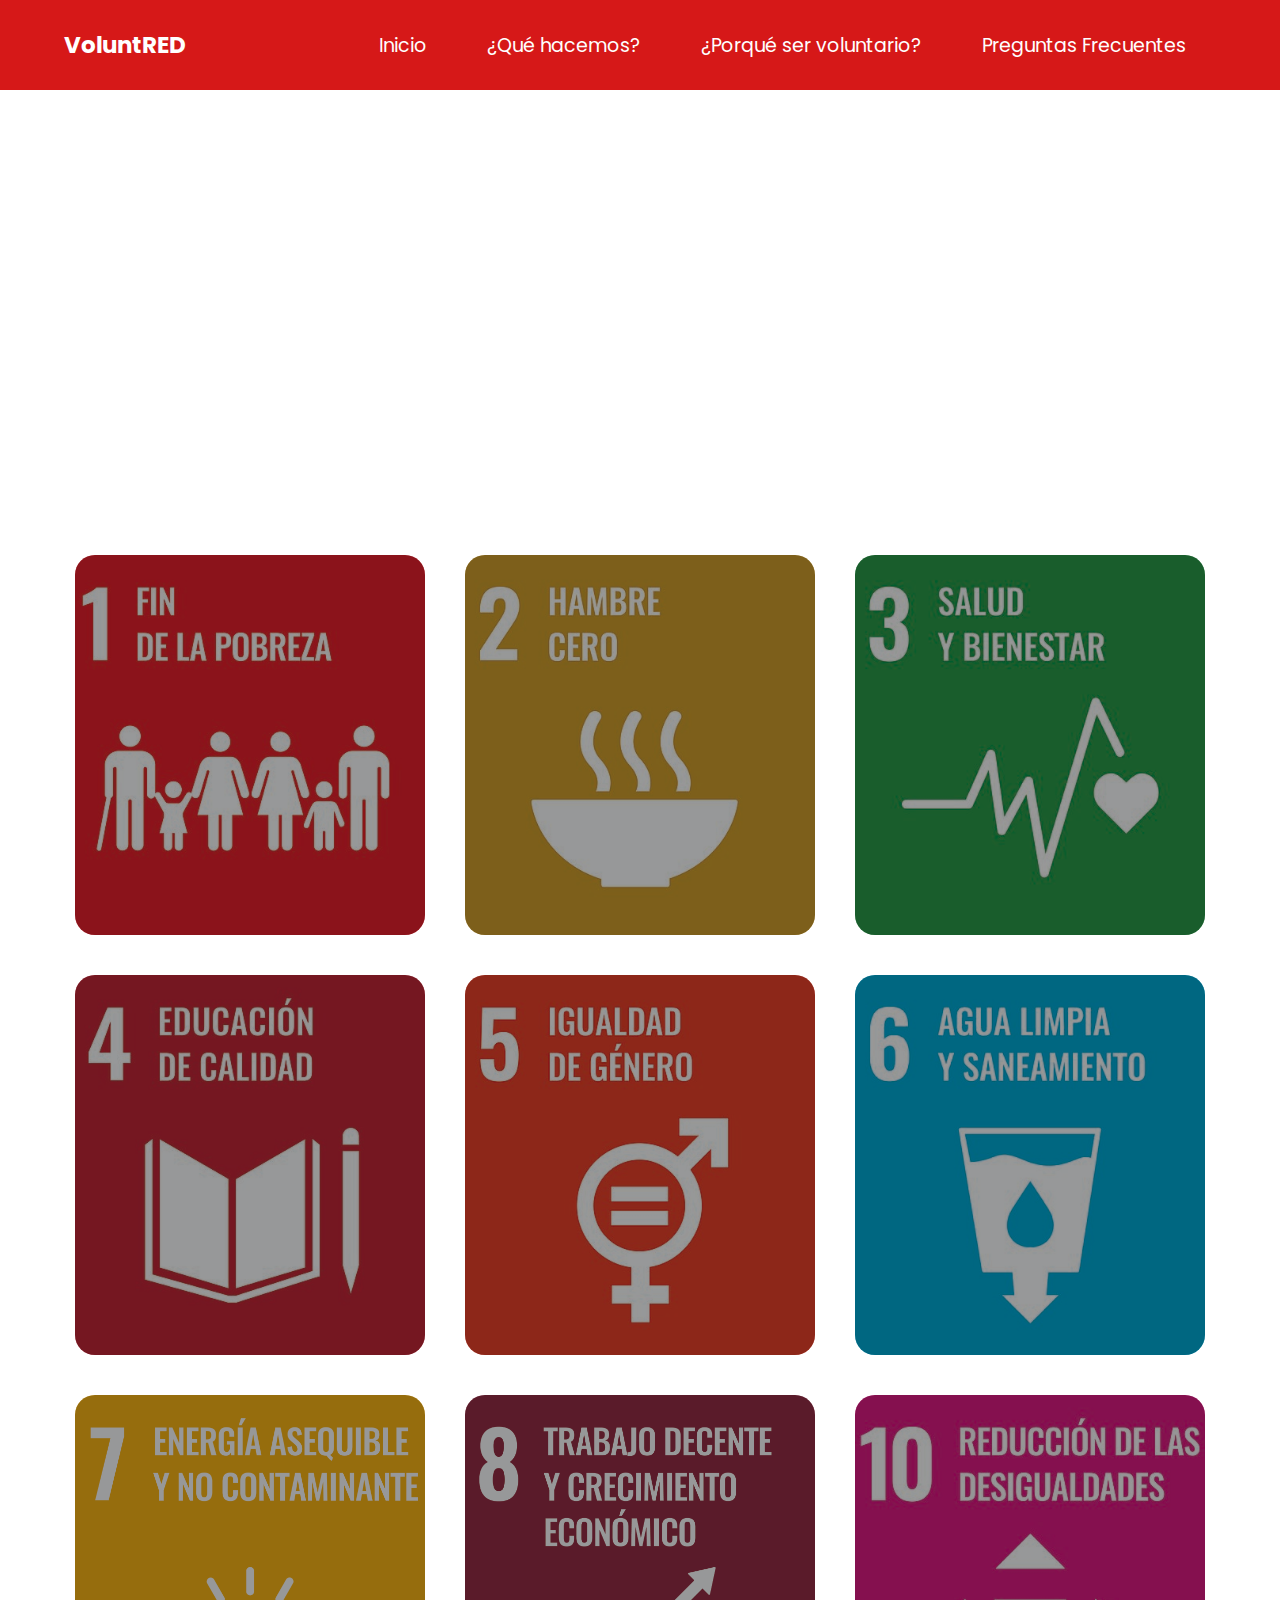
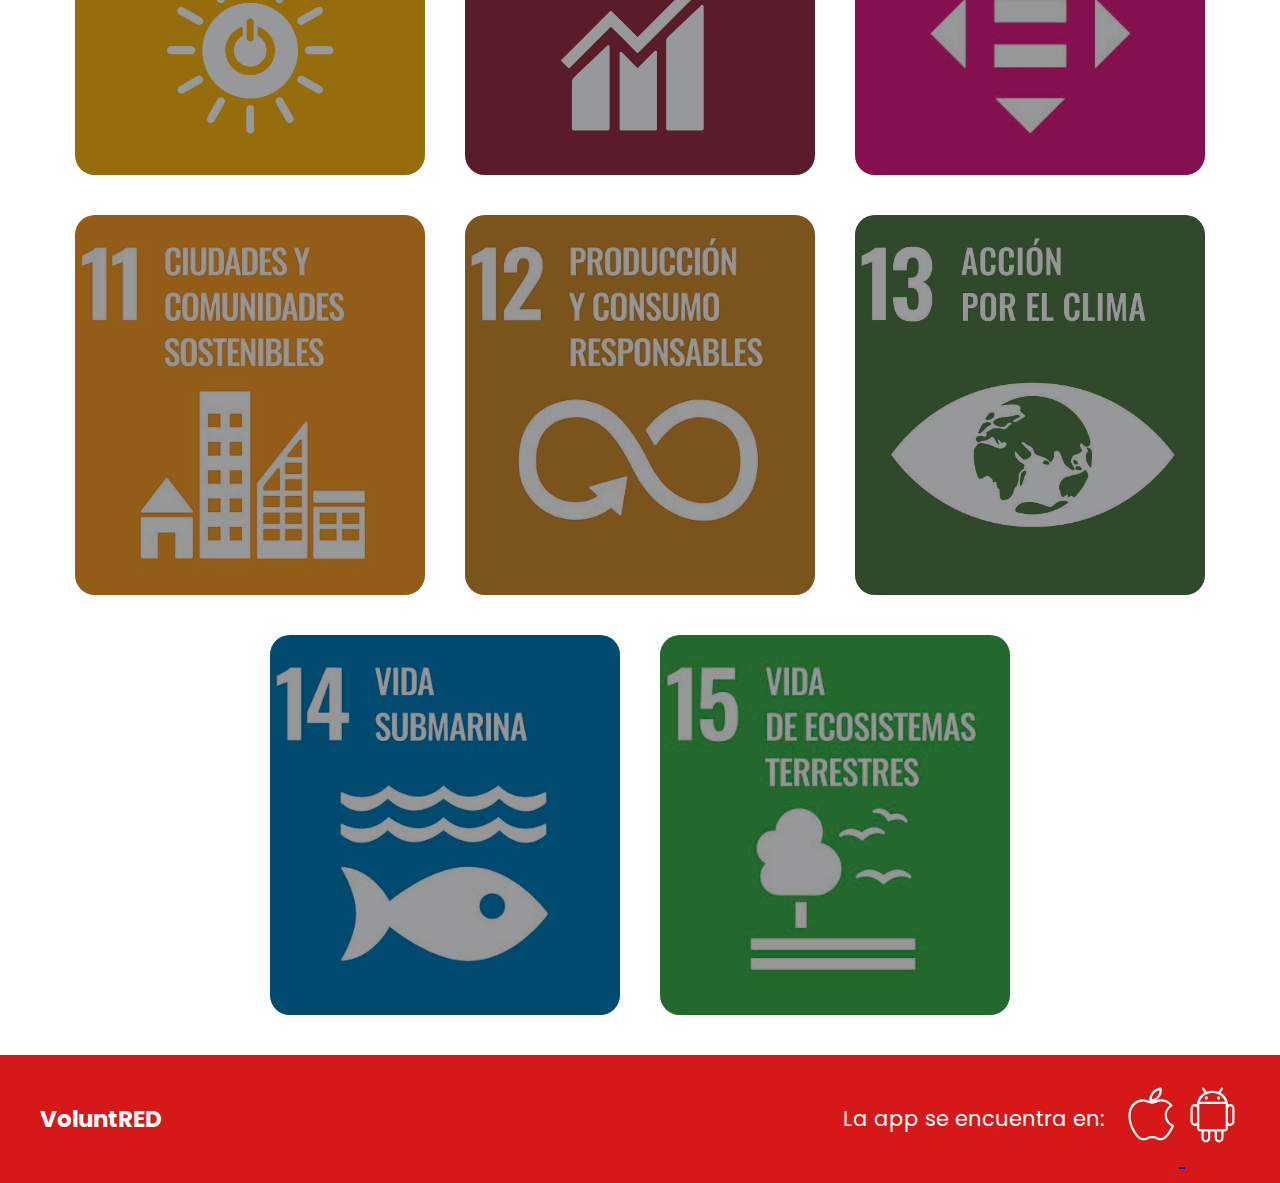
<file: que hacemos.html>
<!DOCTYPE html>
<html lang="es">
<head>
    <meta charset="UTF-8">
    <meta http-equiv="X-UA-Compatible" content="IE=edge">
    <meta name="viewport" content="width=device-width, initial-scale=1.0">
    <title>VoluntRED</title>
    <link rel="stylesheet" href="css/estilos_general.css">
    <link rel="stylesheet" href="css/estilos_que_hacemos.css">
    
</head>
<body>
    <nav class="menu">
        <section class="menu__container">
            <div class="menu__logo-container">
                <a href="index.html" class="menu__logo">VoluntRED</a>
        </div>
            <ul class="menu__links">
                <li class="menu__item">
                    <a href="index.html" class="menu__link">Inicio</a>
                </li>
    
                <li class="menu__item menu__item--show">
                    <a href="que hacemos.html" class="menu__link">¿Qué hacemos? </a>
    
                   
                </li>
    
                <li class="menu__item  menu__item--show">
                    <a href="Porque ser voluntario.html" class="menu__link">¿Porqué ser voluntario?  </a>
    
                   
                </li>
    
                <li class="menu__item">
                    <a href="preguntas frecuentes.html" class="menu__link">Preguntas Frecuentes</a>
                </li>
    
            </ul>

            <div class="menu__hamburguer">
                <img src="assets/menu.svg" class="menu__img">
            </div>
        </section>
    </nav>
        <section class="17-ODS">
        <div class="container__card">
            <div class="contenido-texto">
                <h2 class="contenido-texto-titulo">VoluntRED y los ODS</h2>
                <p>En VoluntRED estamos comprometidos con impulsar los Objetivos de Desarrollo Sostenible (ODS) a través de nuestra labor. Por ello, conectamos a los voluntarios con organizaciones sociales que trabajan en causas alineadas a los 17 ODS, como la reducción de la pobreza, la salud y el bienestar, y la igualdad de género, entre otros.
                    Categorizamos cada uno de los proyectos publicados en nuestra plataforma de acuerdo al ODS con el que contribuyen directamente. De esta forma, nuestros usuarios pueden elegir en qué objetivo global desean aportar con su tiempo y habilidades al momento de buscar oportunidades de voluntariado.                 
                    </p>
            </div>
            <div class="card__father">
                <div class="card">
                    <div class="card__front" style="background-image: url(/img/ODS\ 1.jpg);">
                        <div class="bg"></div>
                        <div class="body__card_front">
                            
                        </div>
                    </div>
                    <div class="card__back">
                        <div class="body__card_back">
                            <h1>1.Fin de la pobreza</h1>
                            <p> Objetivo: Erradicar la pobreza extrema y garantizar el acceso a servicios básicos y oportunidades para todos.</p>
                            
                        </div>
                    </div>
                </div>
            </div>

            <div class="card__father">
                <div class="card">
                    <div class="card__front" style="background-image: url(/img/ODS\ 2.jpg);">
                        <div class="bg"></div>
                        <div class="body__card_front">
                            
                        </div>
                    </div>
                    <div class="card__back">
                        <div class="body__card_back">
                            <h1>2.Hambre Cero</h1>
                            <p> Objetivo: Lograr la seguridad alimentaria, la nutrición adecuada y promover la agricultura sostenible.</p>
                            
                        </div>
                    </div>
                </div>
            </div>

            <div class="card__father">
                <div class="card">
                    <div class="card__front" style="background-image: url(/img/ODS\ 3.jpg);">
                        <div class="bg"></div>
                        <div class="body__card_front">
                            
                        </div>
                    </div>
                    <div class="card__back">
                        <div class="body__card_back">
                            <h1>3.Salud y Bienestar</h1>
                            <p> Objetivo: Garantizar una vida saludable y promover el bienestar para todos, abordando enfermedades y mejorando la atención médica.</p>
                            
                        </div>
                    </div>
                </div>
            </div>

            <div class="card__father">
                <div class="card">
                    <div class="card__front" style="background-image: url(/img/ODS\ 4.jpg);">
                        <div class="bg"></div>
                        <div class="body__card_front">
                            
                        </div>
                    </div>
                    <div class="card__back">
                        <div class="body__card_back">
                            <h1>4.Educacion de Calidad</h1>
                            <p> Objetivo: Asegurar el acceso a una educación inclusiva, equitativa y de calidad para todos.</p>
                            
                        </div>
                    </div>
                </div>
            </div>

            <div class="card__father">
                <div class="card">
                    <div class="card__front" style="background-image: url(/img/ODS\ 5.jpg);">
                        <div class="bg"></div>
                        <div class="body__card_front">
                            
                        </div>
                    </div>
                    <div class="card__back">
                        <div class="body__card_back">
                            <h1>5. Igualdad de Género</h1>
                            <p> Objetivo: Lograr la igualdad de género y empoderar a mujeres y niñas en todos los niveles.</p>
                            
                        </div>
                    </div>
                </div>
            </div>

            <div class="card__father">
                <div class="card">
                    <div class="card__front" style="background-image: url(/img/ODS\ 6.jpg);">
                        <div class="bg"></div>
                        <div class="body__card_front">
                            
                        </div>
                    </div>
                    <div class="card__back">
                        <div class="body__card_back">
                            <h1>6. Agua Limpia y Saneamiento</h1>
                            <p> Objetivo: Garantizar la disponibilidad y gestión sostenible del agua y el saneamiento para todos.</p>
                            
                        </div>
                    </div>
                </div>
            </div>

            <div class="card__father">
                <div class="card">
                    <div class="card__front" style="background-image: url(/img/ODS\ 7.jpg);">
                        <div class="bg"></div>
                        <div class="body__card_front">
                            
                        </div>
                    </div>
                    <div class="card__back">
                        <div class="body__card_back">
                            <h1>7.Energía Asequible y No Contaminante</h1>
                            <p> Objetivo: Asegurar el acceso a una energía asequible, sostenible y moderna para todos.</p>
                            
                        </div>
                    </div>
                </div>
            </div>

            <div class="card__father">
                <div class="card">
                    <div class="card__front" style="background-image: url(/img/ODS\ 8.jpg);">
                        <div class="bg"></div>
                        <div class="body__card_front">
                            
                        </div>
                    </div>
                    <div class="card__back">
                        <div class="body__card_back">
                            <h1>8. Trabajo Decente y Crecimiento Económico</h1>
                            <p> Objetivo: Promover el crecimiento económico sostenido, inclusivo y trabajo decente para todos.</p>
                            
                        </div>
                    </div>
                </div>
            </div>

            <div class="card__father">
                <div class="card">
                    <div class="card__front" style="background-image: url(/img/ODS\ 10.jpg);">
                        <div class="bg"></div>
                        <div class="body__card_front">
                            
                        </div>
                    </div>
                    <div class="card__back">
                        <div class="body__card_back">
                            <h1>10.Reducción de las desigualdades</h1>
                            <p> Objetivo: Reducir la desigualdad dentro y entre los países, asegurando la igualdad de oportunidades.</p>
                            
                        </div>
                    </div>
                </div>
            </div>

            <div class="card__father">
                <div class="card">
                    <div class="card__front" style="background-image: url(/img/ODS\ 11.jpg);">
                        <div class="bg"></div>
                        <div class="body__card_front">
                            
                        </div>
                    </div>
                    <div class="card__back">
                        <div class="body__card_back">
                            <h1>11.Ciudades y Comunidades Sostenibles</h1>
                            <p> Objetivo: Lograr que las ciudades y los asentamientos humanos sean inclusivos, seguros, resilientes y sostenibles.</p>
                            
                        </div>
                    </div>
                </div>
            </div>

            <div class="card__father">
                <div class="card">
                    <div class="card__front" style="background-image: url(/img/ODS\ 12.jpg);">
                        <div class="bg"></div>
                        <div class="body__card_front">
                            
                        </div>
                    </div>
                    <div class="card__back">
                        <div class="body__card_back">
                            <h1>12.Fin de la pobreza</h1>
                            <p> Objetivo: Garantizar patrones de producción y consumo sostenibles.</p>
                            
                        </div>
                    </div>
                </div>
            </div>

            <div class="card__father">
                <div class="card">
                    <div class="card__front" style="background-image: url(/img/ODS\ 13.jpg);">
                        <div class="bg"></div>
                        <div class="body__card_front">
                            
                        </div>
                    </div>
                    <div class="card__back">
                        <div class="body__card_back">
                            <h1>13.Acción por el clima</h1>
                            <p> Objetivo: Adoptar medidas urgentes para combatir el cambio climático y sus efectos.</p>
                            
                        </div>
                    </div>
                </div>
            </div>

            <div class="card__father">
                <div class="card">
                    <div class="card__front" style="background-image: url(/img/ODS\ 14.jpg);">
                        <div class="bg"></div>
                        <div class="body__card_front">
                            
                        </div>
                    </div>
                    <div class="card__back">
                        <div class="body__card_back">
                            <h1>14.Vida Submarina</h1>
                            <p> Objetivo: Conservar y utilizar sosteniblemente los océanos, mares y recursos marinos.</p>
                            
                        </div>
                    </div>
                </div>
            </div>

            <div class="card__father">
                <div class="card">
                    <div class="card__front" style="background-image: url(/img/ODS\ 15.jpg);">
                        <div class="bg"></div>
                        <div class="body__card_front">
                            
                        </div>
                    </div>
                    <div class="card__back">
                        <div class="body__card_back">
                            <h1>15.Vida de Ecosistemas Terrestres</h1>
                            <p> Objetivo: Proteger, restaurar y promover un uso sostenible de los ecosistemas terrestres.</p>
                            
                        </div>
                    </div>
                </div>
            </div>

           

        </div>
    </section>
   
  
    <footer class="footer">
        <div class="footer__container">
            <div class="footer__logo">
                <a href="index.html" class="menu__logo">VoluntRED</a>
            </div>
            <div class="footer__info">
                <p>La app se encuentra en:</p>
            
                <div class="footer__icons">

                    <a href="https://linktr.ee/voluntred" target="_blank">
                    <svg xmlns="http://www.w3.org/2000/svg" x="0px" y="0px" width="100" height="100" viewBox="0,0,256,256">
                        <g fill="#ffffff" fill-rule="nonzero" stroke="none" stroke-width="1" stroke-linecap="butt" stroke-linejoin="miter" stroke-miterlimit="10" stroke-dasharray="" stroke-dashoffset="0" font-family="none" font-weight="none" font-size="none" text-anchor="none" style="mix-blend-mode: normal"><g transform="scale(5.12,5.12)"><path d="M33.375,0c-2.83594,0.19141 -5.87109,1.87891 -7.75,4.15625c-1.64453,2.00391 -3.02344,4.94531 -2.5,8c-0.46875,-0.14453 -0.89453,-0.16016 -1.40625,-0.34375c-1.39453,-0.49609 -2.98828,-1.03125 -4.96875,-1.03125c-3.93359,0 -7.96094,2.33984 -10.5,6.25c-3.69531,5.67969 -2.95312,15.67578 2.65625,24.21875c0.98828,1.5 2.14063,3.13672 3.5625,4.4375c1.42188,1.30078 3.14063,2.29297 5.15625,2.3125c1.72266,0.01953 2.92188,-0.55469 4,-1.03125c1.07813,-0.47656 2.08203,-0.89844 3.96875,-0.90625c0.01172,0 0.01953,0 0.03125,0c1.87891,-0.01562 2.85156,0.39844 3.90625,0.875c1.05469,0.47656 2.24219,1.07813 3.96875,1.0625c2.05469,-0.01562 3.80078,-1.14062 5.25,-2.53125c1.44922,-1.39062 2.64063,-3.09766 3.625,-4.59375c1.41016,-2.14844 1.97656,-3.32031 3.0625,-5.71875c0.11328,-0.25 0.11719,-0.53906 0.00781,-0.79297c-0.10547,-0.25391 -0.3125,-0.45312 -0.57031,-0.55078c-3.55469,-1.34375 -5.58203,-4.48828 -5.875,-7.8125c-0.29297,-3.32422 1.11328,-6.74609 4.65625,-8.6875c0.26172,-0.14062 0.44531,-0.38672 0.50781,-0.67578c0.05859,-0.28906 -0.01172,-0.59375 -0.19531,-0.82422c-2.54297,-3.16016 -6.12109,-5.03125 -9.625,-5.03125c-2.23437,0 -3.875,0.52734 -5.21875,1.03125c-0.22266,0.08594 -0.38672,0.07813 -0.59375,0.15625c1.36328,-0.71875 2.56641,-1.71484 3.46875,-2.875c1.64063,-2.10547 2.90625,-5.10156 2.4375,-8.25c-0.07812,-0.51562 -0.54297,-0.88281 -1.0625,-0.84375zM32.3125,2.375c-0.06641,2.01953 -0.75781,3.99609 -1.90625,5.46875c-1.20312,1.54688 -3.22656,2.61719 -5.1875,2.9375c0.03516,-1.94141 0.80078,-3.95312 1.96875,-5.375c1.22656,-1.48437 3.25781,-2.55469 5.125,-3.03125zM16.75,12.78125c1.61328,0 2.90625,0.41797 4.28125,0.90625c1.375,0.48828 2.82422,1.0625 4.53125,1.0625c1.66797,0 2.98828,-0.57812 4.28125,-1.0625c1.29297,-0.48437 2.58203,-0.90625 4.5,-0.90625c2.50391,0 5.21094,1.30078 7.34375,3.5625c-3.41406,2.41016 -5.01172,6.16797 -4.6875,9.8125c0.32422,3.68359 2.54297,7.17969 6.1875,9c-0.78906,1.71875 -1.30859,2.85547 -2.46875,4.625c-0.95703,1.45703 -2.09375,3.05078 -3.34375,4.25c-1.25,1.19922 -2.57422,1.95703 -3.90625,1.96875c-1.28516,0.01172 -2.01562,-0.37109 -3.125,-0.875c-1.10937,-0.50391 -2.54297,-1.08203 -4.75,-1.0625c-2.20312,0.01172 -3.65625,0.56641 -4.78125,1.0625c-1.125,0.49609 -1.86328,0.88672 -3.15625,0.875c-1.36719,-0.01172 -2.63672,-0.67578 -3.84375,-1.78125c-1.20703,-1.10547 -2.29687,-2.61328 -3.25,-4.0625c-5.25,-8 -5.67187,-17.39844 -2.65625,-22.03125c2.21094,-3.40234 5.72266,-5.34375 8.84375,-5.34375z"></path></g></g>
                        </svg>

                    </a>

                    <a href="https://linktr.ee/voluntred" target="_blank">
                        <svg xmlns="http://www.w3.org/2000/svg" x="0px" y="0px" width="100" height="100" viewBox="0,0,256,256">
                            <g fill="#ffffff" fill-rule="nonzero" stroke="none" stroke-width="1" stroke-linecap="butt" stroke-linejoin="miter" stroke-miterlimit="10" stroke-dasharray="" stroke-dashoffset="0" font-family="none" font-weight="none" font-size="none" text-anchor="none" style="mix-blend-mode: normal"><g transform="scale(5.12,5.12)"><path d="M16.375,-0.03125c-0.04297,0.00781 -0.08594,0.01953 -0.125,0.03125c-0.32812,0.07422 -0.59766,0.30469 -0.71875,0.62109c-0.12109,0.31641 -0.07422,0.66797 0.125,0.94141l2.125,3.1875c-3.59766,1.89063 -6.17969,5.15234 -6.78125,9.03125c0,0.01172 0,0.01953 0,0.03125c0,0.01172 0,0.01953 0,0.03125c0,0.03125 0,0.0625 0,0.09375c0,0.01953 0,0.04297 0,0.0625c-0.00391,0.05078 -0.00391,0.10547 0,0.15625v1.40625c-0.59375,-0.34766 -1.26562,-0.5625 -2,-0.5625c-2.19922,0 -4,1.80078 -4,4v12c0,2.19922 1.80078,4 4,4c0.73438,0 1.40625,-0.21484 2,-0.5625v2.5625c0,1.64453 1.35547,3 3,3h1v6c0,2.19922 1.80078,4 4,4c2.19922,0 4,-1.80078 4,-4v-6h4v6c0,2.19922 1.80078,4 4,4c2.19922,0 4,-1.80078 4,-4v-6h1c1.64453,0 3,-1.35547 3,-3v-2.5625c0.59375,0.34766 1.26563,0.5625 2,0.5625c2.19922,0 4,-1.80078 4,-4v-12c0,-2.19922 -1.80078,-4 -4,-4c-0.73437,0 -1.40625,0.21484 -2,0.5625v-1.375c0.01172,-0.09375 0.01172,-0.1875 0,-0.28125c0,-0.01172 0,-0.01953 0,-0.03125c0,-0.01172 0,-0.01953 0,-0.03125c-0.58203,-3.90625 -3.16406,-7.19531 -6.78125,-9.09375l2.125,-3.1875c0.24609,-0.33594 0.25391,-0.78906 0.02344,-1.13672c-0.22656,-0.34766 -0.64844,-0.51953 -1.05469,-0.42578c-0.25781,0.05859 -0.48437,0.21484 -0.625,0.4375l-2.34375,3.46875c-1.64844,-0.59375 -3.46094,-0.90625 -5.34375,-0.90625c-1.88281,0 -3.69531,0.3125 -5.34375,0.90625l-2.34375,-3.46875c-0.19922,-0.32031 -0.5625,-0.5 -0.9375,-0.46875zM25,5c1.87891,0 3.64063,0.36719 5.1875,1.03125c0.03125,0.01172 0.0625,0.02344 0.09375,0.03125c3.12891,1.37109 5.40625,3.9375 6.28125,6.9375h-23.125c0.86328,-2.95703 3.09375,-5.49219 6.15625,-6.875c0.06641,-0.02344 0.12891,-0.05469 0.1875,-0.09375c1.55469,-0.67187 3.32813,-1.03125 5.21875,-1.03125zM19.5,8c-0.83203,0 -1.5,0.67188 -1.5,1.5c0,0.83203 0.66797,1.5 1.5,1.5c0.82813,0 1.5,-0.66797 1.5,-1.5c0,-0.82812 -0.67187,-1.5 -1.5,-1.5zM30.5,8c-0.82812,0 -1.5,0.67188 -1.5,1.5c0,0.83203 0.67188,1.5 1.5,1.5c0.83203,0 1.5,-0.66797 1.5,-1.5c0,-0.82812 -0.66797,-1.5 -1.5,-1.5zM13,15h24v22c0,0.5625 -0.4375,1 -1,1h-7.8125c-0.13281,-0.02734 -0.27344,-0.02734 -0.40625,0h-11.59375c-0.13281,-0.02734 -0.27344,-0.02734 -0.40625,0h-1.78125c-0.5625,0 -1,-0.4375 -1,-1zM9,17c1.11719,0 2,0.88281 2,2v12c0,1.11719 -0.88281,2 -2,2c-1.11719,0 -2,-0.88281 -2,-2v-12c0,-1.11719 0.88281,-2 2,-2zM41,17c1.11719,0 2,0.88281 2,2v12c0,1.11719 -0.88281,2 -2,2c-1.11719,0 -2,-0.88281 -2,-2v-12c0,-1.11719 0.88281,-2 2,-2zM17,40h4v6c0,1.11719 -0.88281,2 -2,2c-1.11719,0 -2,-0.88281 -2,-2zM29,40h4v6c0,1.11719 -0.88281,2 -2,2c-1.11719,0 -2,-0.88281 -2,-2z"></path></g></g>
                            </svg>
                            </a>
                </div>
            </div>
            
        </div>
    </footer>
    <script src="js/navegador.js"></script>
</body>
</html>
</file>
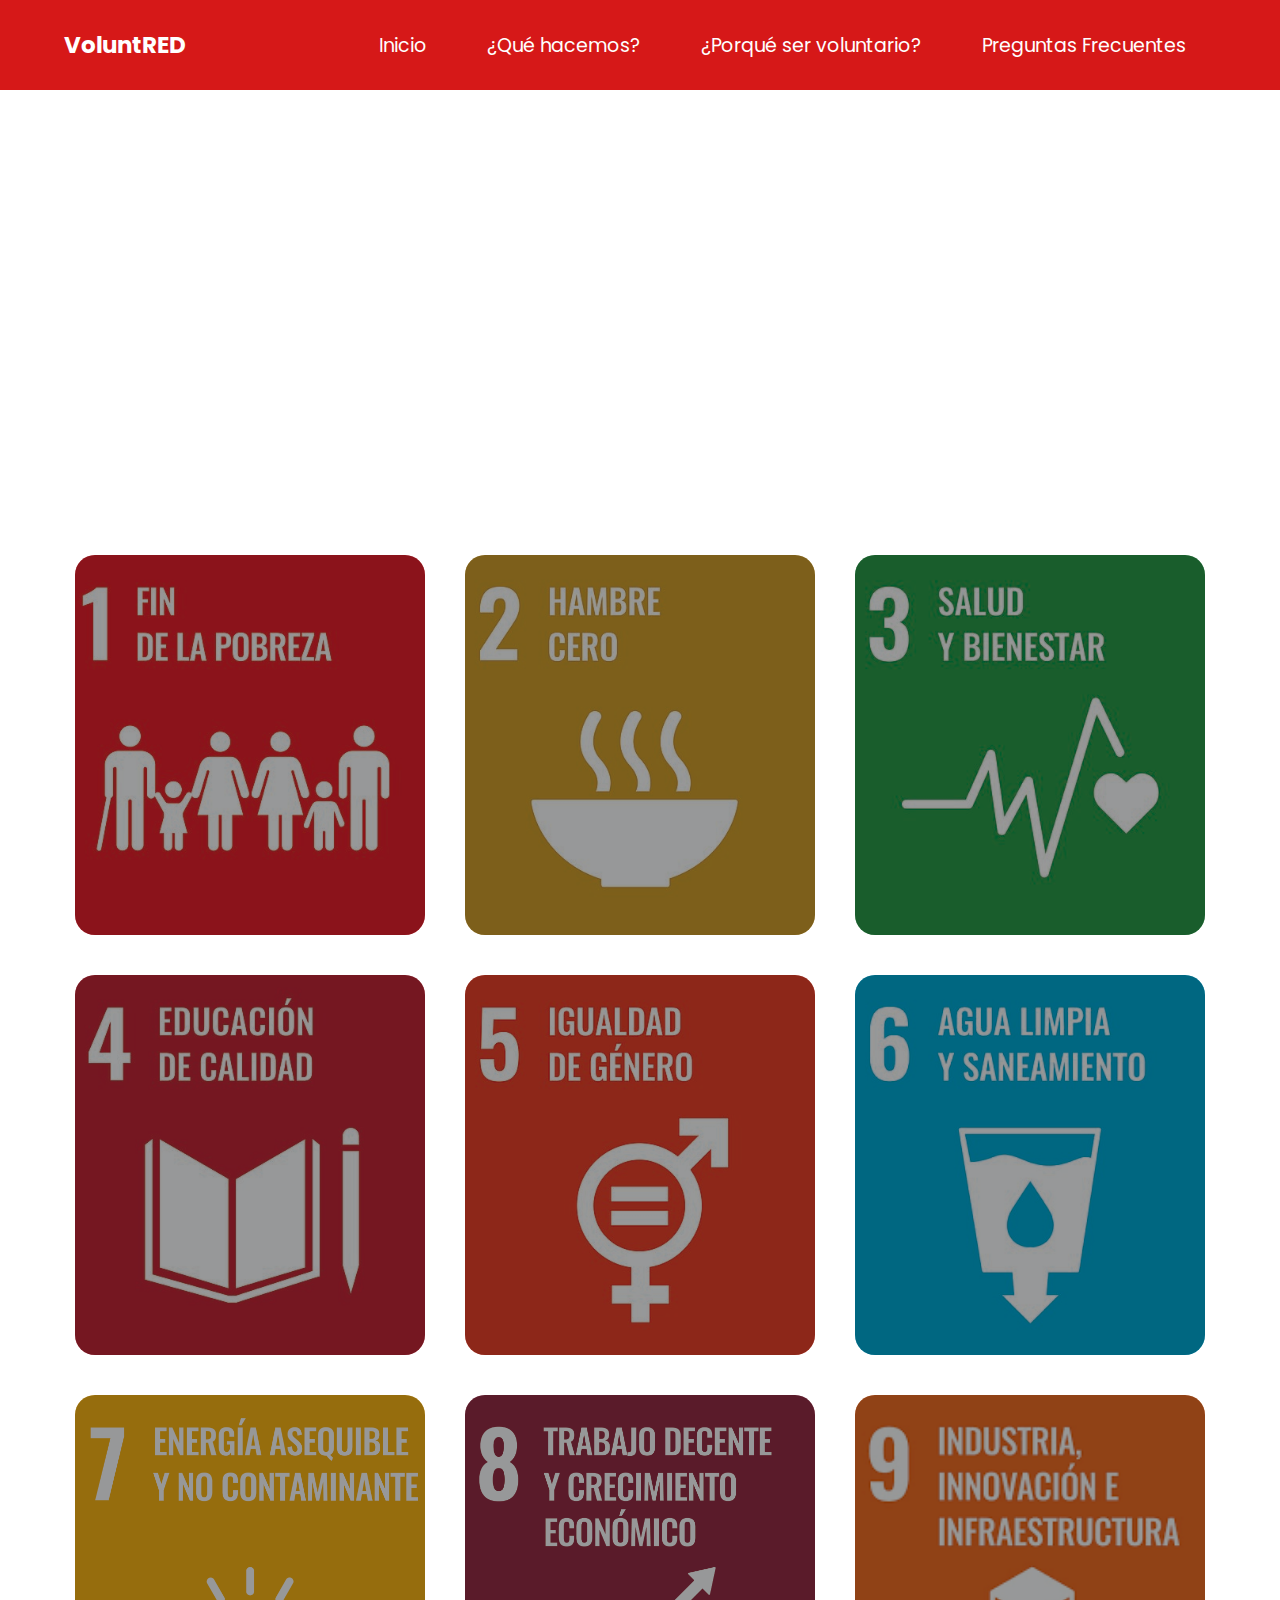
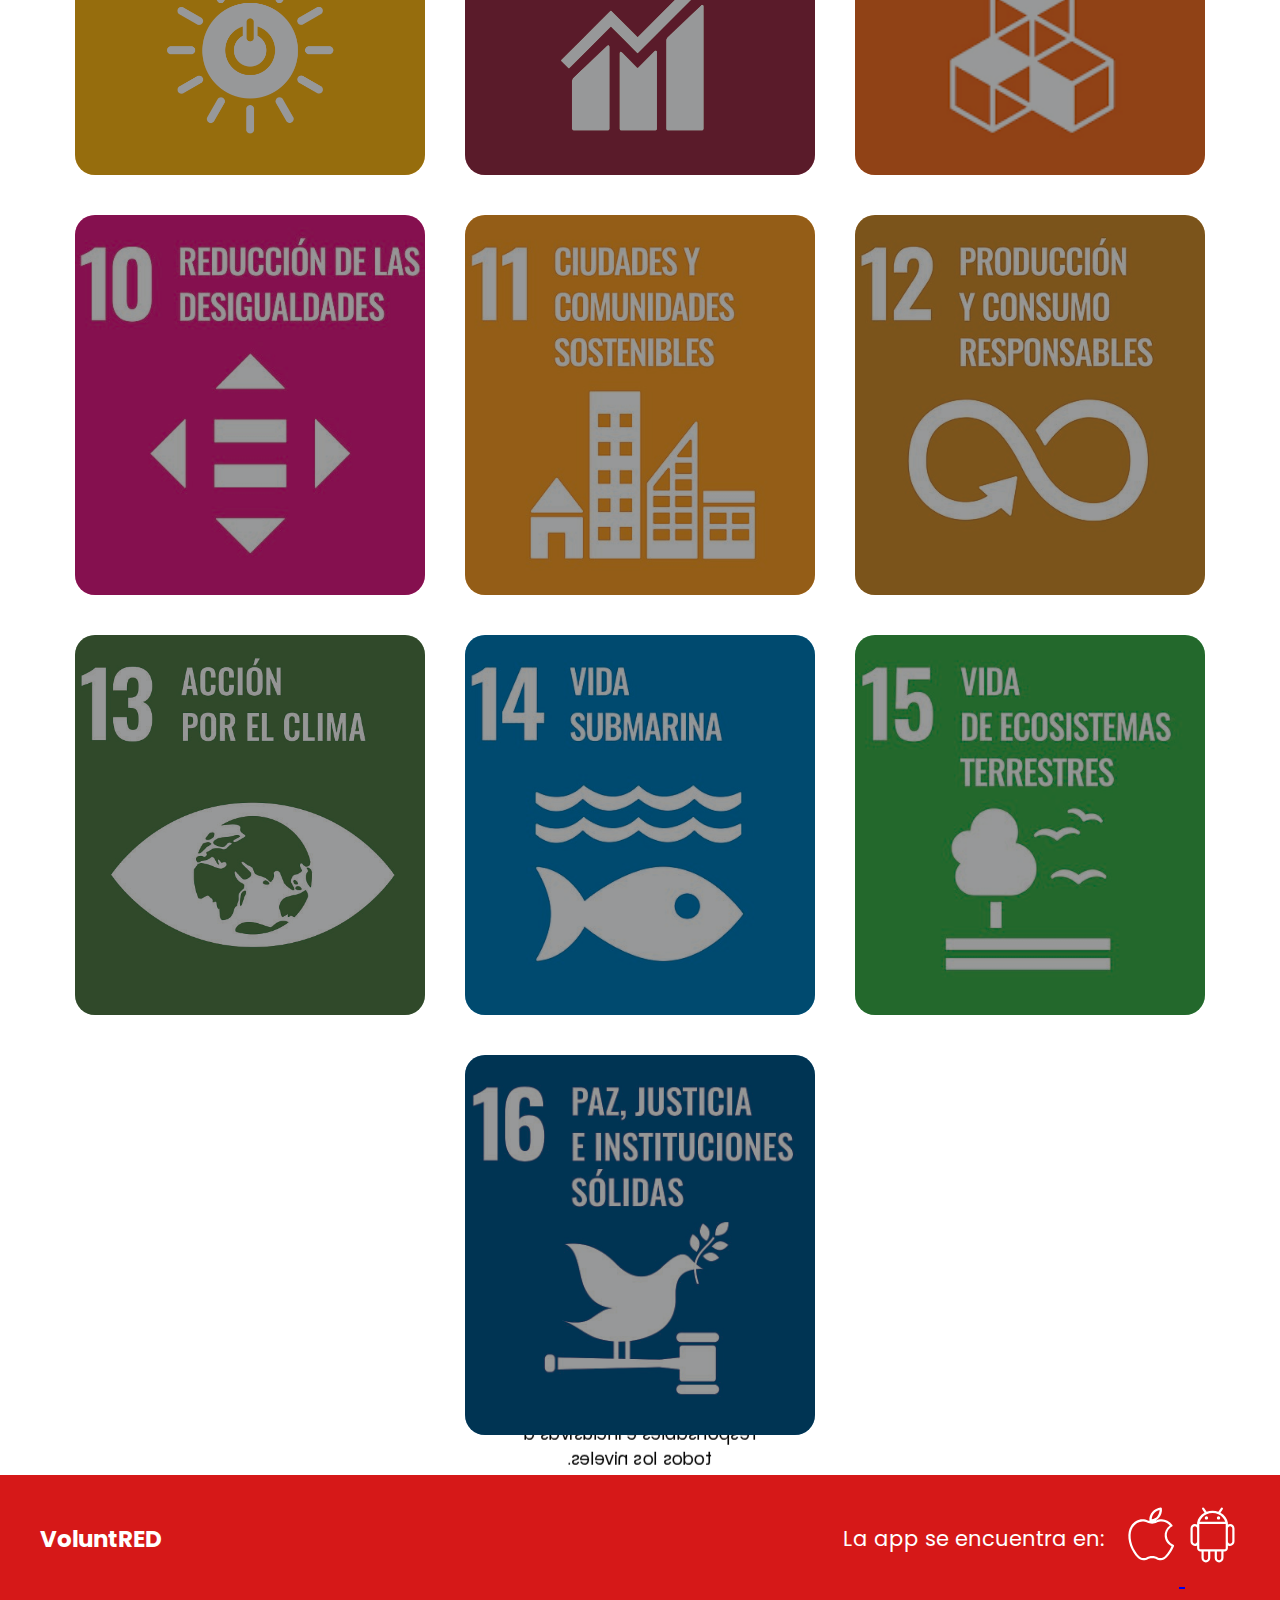
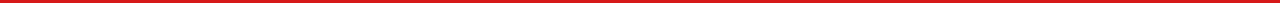
<file: que_hacemos.html>
<!DOCTYPE html>
<html lang="es">
<head>
    <meta charset="UTF-8">
    <meta http-equiv="X-UA-Compatible" content="IE=edge">
    <meta name="viewport" content="width=device-width, initial-scale=1.0">
    <title>VoluntRED</title>
    <link rel="stylesheet" href="css/estilos_general.css">
    <link rel="stylesheet" href="css/estilos_que_hacemos.css">
    
</head>
<body>
    <nav class="menu">
        <section class="menu__container">
            <div class="menu__logo-container">
                <a href="index.html" class="menu__logo">VoluntRED</a>
        </div>
            <ul class="menu__links">
                <li class="menu__item">
                    <a href="index.html" class="menu__link">Inicio</a>
                </li>
    
                <li class="menu__item menu__item--show">
                    <a href="que_hacemos.html" class="menu__link">¿Qué hacemos? </a>
    
                   
                </li>
    
                <li class="menu__item  menu__item--show">
                    <a href="porque_ser_voluntario.html" class="menu__link">¿Porqué ser voluntario?  </a>
    
                   
                </li>
    
                <li class="menu__item">
                    <a href="preguntas_frecuentes.html" class="menu__link">Preguntas Frecuentes</a>
                </li>
    
            </ul>

            <div class="menu__hamburguer">
                <img src="assets/menu.svg" class="menu__img">
            </div>
        </section>
    </nav>
        <section class="17-ODS">
        <div class="container__card">
            <div class="contenido-texto">
                <h2 class="contenido-texto-titulo">VoluntRED y los ODS</h2>
                <p>En VoluntRED estamos comprometidos con impulsar los Objetivos de Desarrollo Sostenible (ODS) a través de nuestra labor. Por ello, conectamos a los voluntarios con organizaciones sociales que trabajan en causas alineadas a los 17 ODS, como la reducción de la pobreza, la salud y el bienestar, y la igualdad de género, entre otros.
                    Categorizamos cada uno de los proyectos publicados en nuestra plataforma de acuerdo al ODS con el que contribuyen directamente. De esta forma, nuestros usuarios pueden elegir en qué objetivo global desean aportar con su tiempo y habilidades al momento de buscar oportunidades de voluntariado.                 
                    </p>
            </div>
            <div class="card__father">
                <div class="card">
                    <div class="card__front" style="background-image: url(/img/ODS\ 1.jpg);">
                        <div class="bg"></div>
                        <div class="body__card_front">
                            
                        </div>
                    </div>
                    <div class="card__back">
                        <div class="body__card_back">
                            <h1>1.Fin de la pobreza</h1>
                            <p> Objetivo: Erradicar la pobreza extrema y garantizar el acceso a servicios básicos y oportunidades para todos.</p>
                            
                        </div>
                    </div>
                </div>
            </div>

            <div class="card__father">
                <div class="card">
                    <div class="card__front" style="background-image: url(/img/ODS\ 2.jpg);">
                        <div class="bg"></div>
                        <div class="body__card_front">
                            
                        </div>
                    </div>
                    <div class="card__back">
                        <div class="body__card_back">
                            <h1>2.Hambre Cero</h1>
                            <p> Objetivo: Lograr la seguridad alimentaria, la nutrición adecuada y promover la agricultura sostenible.</p>
                            
                        </div>
                    </div>
                </div>
            </div>

            <div class="card__father">
                <div class="card">
                    <div class="card__front" style="background-image: url(/img/ODS\ 3.jpg);">
                        <div class="bg"></div>
                        <div class="body__card_front">
                            
                        </div>
                    </div>
                    <div class="card__back">
                        <div class="body__card_back">
                            <h1>3.Salud y Bienestar</h1>
                            <p> Objetivo: Garantizar una vida saludable y promover el bienestar para todos, abordando enfermedades y mejorando la atención médica.</p>
                            
                        </div>
                    </div>
                </div>
            </div>

            <div class="card__father">
                <div class="card">
                    <div class="card__front" style="background-image: url(/img/ODS\ 4.jpg);">
                        <div class="bg"></div>
                        <div class="body__card_front">
                            
                        </div>
                    </div>
                    <div class="card__back">
                        <div class="body__card_back">
                            <h1>4.Educacion de Calidad</h1>
                            <p> Objetivo: Asegurar el acceso a una educación inclusiva, equitativa y de calidad para todos.</p>
                            
                        </div>
                    </div>
                </div>
            </div>

            <div class="card__father">
                <div class="card">
                    <div class="card__front" style="background-image: url(/img/ODS\ 5.jpg);">
                        <div class="bg"></div>
                        <div class="body__card_front">
                            
                        </div>
                    </div>
                    <div class="card__back">
                        <div class="body__card_back">
                            <h1>5. Igualdad de Género</h1>
                            <p> Objetivo: Lograr la igualdad de género y empoderar a mujeres y niñas en todos los niveles.</p>
                            
                        </div>
                    </div>
                </div>
            </div>

            <div class="card__father">
                <div class="card">
                    <div class="card__front" style="background-image: url(/img/ODS\ 6.jpg);">
                        <div class="bg"></div>
                        <div class="body__card_front">
                            
                        </div>
                    </div>
                    <div class="card__back">
                        <div class="body__card_back">
                            <h1>6. Agua Limpia y Saneamiento</h1>
                            <p> Objetivo: Garantizar la disponibilidad y gestión sostenible del agua y el saneamiento para todos.</p>
                            
                        </div>
                    </div>
                </div>
            </div>

            <div class="card__father">
                <div class="card">
                    <div class="card__front" style="background-image: url(/img/ODS\ 7.jpg);">
                        <div class="bg"></div>
                        <div class="body__card_front">
                            
                        </div>
                    </div>
                    <div class="card__back">
                        <div class="body__card_back">
                            <h1>7.Energía Asequible y No Contaminante</h1>
                            <p> Objetivo: Asegurar el acceso a una energía asequible, sostenible y moderna para todos.</p>
                            
                        </div>
                    </div>
                </div>
            </div>

            <div class="card__father">
                <div class="card">
                    <div class="card__front" style="background-image: url(/img/ODS\ 8.jpg);">
                        <div class="bg"></div>
                        <div class="body__card_front">
                            
                        </div>
                    </div>
                    <div class="card__back">
                        <div class="body__card_back">
                            <h1>8. Trabajo Decente y Crecimiento Económico</h1>
                            <p> Objetivo: Promover el crecimiento económico sostenido, inclusivo y trabajo decente para todos.</p>
                            
                        </div>
                    </div>
                </div>
            </div>

            <div class="card__father">
                <div class="card">
                    <div class="card__front" style="background-image: url(/img/ODS\ 9.jpg);">
                        <div class="bg"></div>
                        <div class="body__card_front">
                            
                        </div>
                    </div>
                    <div class="card__back">
                        <div class="body__card_back">
                            <h1>9. Industria, Innovación e Infraescructura</h1>
                            <p>Objetivo: Construir infraestructuras resilientes, promover la industrialización inclusiva y sostenible, y fomentar la innovación.</p>                            
                        </div>
                    </div>
                </div>
            </div>



            <div class="card__father">
                <div class="card">
                    <div class="card__front" style="background-image: url(/img/ODS\ 10.jpg);">
                        <div class="bg"></div>
                        <div class="body__card_front">
                            
                        </div>
                    </div>
                    <div class="card__back">
                        <div class="body__card_back">
                            <h1>10.Reducción de las desigualdades</h1>
                            <p> Objetivo: Reducir la desigualdad dentro y entre los países, asegurando la igualdad de oportunidades.</p>
                            
                        </div>
                    </div>
                </div>
            </div>

            <div class="card__father">
                <div class="card">
                    <div class="card__front" style="background-image: url(/img/ODS\ 11.jpg);">
                        <div class="bg"></div>
                        <div class="body__card_front">
                            
                        </div>
                    </div>
                    <div class="card__back">
                        <div class="body__card_back">
                            <h1>11.Ciudades y Comunidades Sostenibles</h1>
                            <p> Objetivo: Lograr que las ciudades y los asentamientos humanos sean inclusivos, seguros, resilientes y sostenibles.</p>
                            
                        </div>
                    </div>
                </div>
            </div>

            <div class="card__father">
                <div class="card">
                    <div class="card__front" style="background-image: url(/img/ODS\ 12.jpg);">
                        <div class="bg"></div>
                        <div class="body__card_front">
                            
                        </div>
                    </div>
                    <div class="card__back">
                        <div class="body__card_back">
                            <h1>12.Fin de la pobreza</h1>
                            <p> Objetivo: Garantizar patrones de producción y consumo sostenibles.</p>
                            
                        </div>
                    </div>
                </div>
            </div>

            <div class="card__father">
                <div class="card">
                    <div class="card__front" style="background-image: url(/img/ODS\ 13.jpg);">
                        <div class="bg"></div>
                        <div class="body__card_front">
                            
                        </div>
                    </div>
                    <div class="card__back">
                        <div class="body__card_back">
                            <h1>13.Acción por el clima</h1>
                            <p> Objetivo: Adoptar medidas urgentes para combatir el cambio climático y sus efectos.</p>
                            
                        </div>
                    </div>
                </div>
            </div>

            <div class="card__father">
                <div class="card">
                    <div class="card__front" style="background-image: url(/img/ODS\ 14.jpg);">
                        <div class="bg"></div>
                        <div class="body__card_front">
                            
                        </div>
                    </div>
                    <div class="card__back">
                        <div class="body__card_back">
                            <h1>14.Vida Submarina</h1>
                            <p> Objetivo: Conservar y utilizar sosteniblemente los océanos, mares y recursos marinos.</p>
                            
                        </div>
                    </div>
                </div>
            </div>

            <div class="card__father">
                <div class="card">
                    <div class="card__front" style="background-image: url(/img/ODS\ 15.jpg);">
                        <div class="bg"></div>
                        <div class="body__card_front">
                            
                        </div>
                    </div>
                    <div class="card__back">
                        <div class="body__card_back">
                            <h1>15.Vida de Ecosistemas Terrestres</h1>
                            <p> Objetivo: Proteger, restaurar y promover un uso sostenible de los ecosistemas terrestres.</p>
                            
                        </div>
                    </div>
                </div>
            </div>


            <div class="card__father">
                <div class="card">
                    <div class="card__front" style="background-image: url(/img/ODS\ 16.jpg);">
                        <div class="bg"></div>
                        <div class="body__card_front">
                            
                        </div>
                    </div>
                    <div class="card__back">
                        <div class="body__card_back">
                            <h1>16. Paz, Justicia e Instituciones Sólidas</h1>
                            <p>Objetivo: Promover sociedades pacíficas e inclusivas para el desarrollo sostenible, facilitar el acceso a la justicia para todos y crear instituciones eficaces, responsables e inclusivas a todos los niveles.</p>
                            
                        </div>
                    </div>
                </div>
            </div>


           

        </div>
    </section>
   
  
    <footer class="footer">
        <div class="footer__container">
            <div class="footer__logo">
                <a href="index.html" class="menu__logo">VoluntRED</a>
            </div>
            <div class="footer__info">
                <p>La app se encuentra en:</p>
            
                <div class="footer__icons">

                    <a href="https://linktr.ee/voluntred" target="_blank">
                    <svg xmlns="http://www.w3.org/2000/svg" x="0px" y="0px" width="100" height="100" viewBox="0,0,256,256">
                        <g fill="#ffffff" fill-rule="nonzero" stroke="none" stroke-width="1" stroke-linecap="butt" stroke-linejoin="miter" stroke-miterlimit="10" stroke-dasharray="" stroke-dashoffset="0" font-family="none" font-weight="none" font-size="none" text-anchor="none" style="mix-blend-mode: normal"><g transform="scale(5.12,5.12)"><path d="M33.375,0c-2.83594,0.19141 -5.87109,1.87891 -7.75,4.15625c-1.64453,2.00391 -3.02344,4.94531 -2.5,8c-0.46875,-0.14453 -0.89453,-0.16016 -1.40625,-0.34375c-1.39453,-0.49609 -2.98828,-1.03125 -4.96875,-1.03125c-3.93359,0 -7.96094,2.33984 -10.5,6.25c-3.69531,5.67969 -2.95312,15.67578 2.65625,24.21875c0.98828,1.5 2.14063,3.13672 3.5625,4.4375c1.42188,1.30078 3.14063,2.29297 5.15625,2.3125c1.72266,0.01953 2.92188,-0.55469 4,-1.03125c1.07813,-0.47656 2.08203,-0.89844 3.96875,-0.90625c0.01172,0 0.01953,0 0.03125,0c1.87891,-0.01562 2.85156,0.39844 3.90625,0.875c1.05469,0.47656 2.24219,1.07813 3.96875,1.0625c2.05469,-0.01562 3.80078,-1.14062 5.25,-2.53125c1.44922,-1.39062 2.64063,-3.09766 3.625,-4.59375c1.41016,-2.14844 1.97656,-3.32031 3.0625,-5.71875c0.11328,-0.25 0.11719,-0.53906 0.00781,-0.79297c-0.10547,-0.25391 -0.3125,-0.45312 -0.57031,-0.55078c-3.55469,-1.34375 -5.58203,-4.48828 -5.875,-7.8125c-0.29297,-3.32422 1.11328,-6.74609 4.65625,-8.6875c0.26172,-0.14062 0.44531,-0.38672 0.50781,-0.67578c0.05859,-0.28906 -0.01172,-0.59375 -0.19531,-0.82422c-2.54297,-3.16016 -6.12109,-5.03125 -9.625,-5.03125c-2.23437,0 -3.875,0.52734 -5.21875,1.03125c-0.22266,0.08594 -0.38672,0.07813 -0.59375,0.15625c1.36328,-0.71875 2.56641,-1.71484 3.46875,-2.875c1.64063,-2.10547 2.90625,-5.10156 2.4375,-8.25c-0.07812,-0.51562 -0.54297,-0.88281 -1.0625,-0.84375zM32.3125,2.375c-0.06641,2.01953 -0.75781,3.99609 -1.90625,5.46875c-1.20312,1.54688 -3.22656,2.61719 -5.1875,2.9375c0.03516,-1.94141 0.80078,-3.95312 1.96875,-5.375c1.22656,-1.48437 3.25781,-2.55469 5.125,-3.03125zM16.75,12.78125c1.61328,0 2.90625,0.41797 4.28125,0.90625c1.375,0.48828 2.82422,1.0625 4.53125,1.0625c1.66797,0 2.98828,-0.57812 4.28125,-1.0625c1.29297,-0.48437 2.58203,-0.90625 4.5,-0.90625c2.50391,0 5.21094,1.30078 7.34375,3.5625c-3.41406,2.41016 -5.01172,6.16797 -4.6875,9.8125c0.32422,3.68359 2.54297,7.17969 6.1875,9c-0.78906,1.71875 -1.30859,2.85547 -2.46875,4.625c-0.95703,1.45703 -2.09375,3.05078 -3.34375,4.25c-1.25,1.19922 -2.57422,1.95703 -3.90625,1.96875c-1.28516,0.01172 -2.01562,-0.37109 -3.125,-0.875c-1.10937,-0.50391 -2.54297,-1.08203 -4.75,-1.0625c-2.20312,0.01172 -3.65625,0.56641 -4.78125,1.0625c-1.125,0.49609 -1.86328,0.88672 -3.15625,0.875c-1.36719,-0.01172 -2.63672,-0.67578 -3.84375,-1.78125c-1.20703,-1.10547 -2.29687,-2.61328 -3.25,-4.0625c-5.25,-8 -5.67187,-17.39844 -2.65625,-22.03125c2.21094,-3.40234 5.72266,-5.34375 8.84375,-5.34375z"></path></g></g>
                        </svg>

                    </a>

                    <a href="https://linktr.ee/voluntred" target="_blank">
                        <svg xmlns="http://www.w3.org/2000/svg" x="0px" y="0px" width="100" height="100" viewBox="0,0,256,256">
                            <g fill="#ffffff" fill-rule="nonzero" stroke="none" stroke-width="1" stroke-linecap="butt" stroke-linejoin="miter" stroke-miterlimit="10" stroke-dasharray="" stroke-dashoffset="0" font-family="none" font-weight="none" font-size="none" text-anchor="none" style="mix-blend-mode: normal"><g transform="scale(5.12,5.12)"><path d="M16.375,-0.03125c-0.04297,0.00781 -0.08594,0.01953 -0.125,0.03125c-0.32812,0.07422 -0.59766,0.30469 -0.71875,0.62109c-0.12109,0.31641 -0.07422,0.66797 0.125,0.94141l2.125,3.1875c-3.59766,1.89063 -6.17969,5.15234 -6.78125,9.03125c0,0.01172 0,0.01953 0,0.03125c0,0.01172 0,0.01953 0,0.03125c0,0.03125 0,0.0625 0,0.09375c0,0.01953 0,0.04297 0,0.0625c-0.00391,0.05078 -0.00391,0.10547 0,0.15625v1.40625c-0.59375,-0.34766 -1.26562,-0.5625 -2,-0.5625c-2.19922,0 -4,1.80078 -4,4v12c0,2.19922 1.80078,4 4,4c0.73438,0 1.40625,-0.21484 2,-0.5625v2.5625c0,1.64453 1.35547,3 3,3h1v6c0,2.19922 1.80078,4 4,4c2.19922,0 4,-1.80078 4,-4v-6h4v6c0,2.19922 1.80078,4 4,4c2.19922,0 4,-1.80078 4,-4v-6h1c1.64453,0 3,-1.35547 3,-3v-2.5625c0.59375,0.34766 1.26563,0.5625 2,0.5625c2.19922,0 4,-1.80078 4,-4v-12c0,-2.19922 -1.80078,-4 -4,-4c-0.73437,0 -1.40625,0.21484 -2,0.5625v-1.375c0.01172,-0.09375 0.01172,-0.1875 0,-0.28125c0,-0.01172 0,-0.01953 0,-0.03125c0,-0.01172 0,-0.01953 0,-0.03125c-0.58203,-3.90625 -3.16406,-7.19531 -6.78125,-9.09375l2.125,-3.1875c0.24609,-0.33594 0.25391,-0.78906 0.02344,-1.13672c-0.22656,-0.34766 -0.64844,-0.51953 -1.05469,-0.42578c-0.25781,0.05859 -0.48437,0.21484 -0.625,0.4375l-2.34375,3.46875c-1.64844,-0.59375 -3.46094,-0.90625 -5.34375,-0.90625c-1.88281,0 -3.69531,0.3125 -5.34375,0.90625l-2.34375,-3.46875c-0.19922,-0.32031 -0.5625,-0.5 -0.9375,-0.46875zM25,5c1.87891,0 3.64063,0.36719 5.1875,1.03125c0.03125,0.01172 0.0625,0.02344 0.09375,0.03125c3.12891,1.37109 5.40625,3.9375 6.28125,6.9375h-23.125c0.86328,-2.95703 3.09375,-5.49219 6.15625,-6.875c0.06641,-0.02344 0.12891,-0.05469 0.1875,-0.09375c1.55469,-0.67187 3.32813,-1.03125 5.21875,-1.03125zM19.5,8c-0.83203,0 -1.5,0.67188 -1.5,1.5c0,0.83203 0.66797,1.5 1.5,1.5c0.82813,0 1.5,-0.66797 1.5,-1.5c0,-0.82812 -0.67187,-1.5 -1.5,-1.5zM30.5,8c-0.82812,0 -1.5,0.67188 -1.5,1.5c0,0.83203 0.67188,1.5 1.5,1.5c0.83203,0 1.5,-0.66797 1.5,-1.5c0,-0.82812 -0.66797,-1.5 -1.5,-1.5zM13,15h24v22c0,0.5625 -0.4375,1 -1,1h-7.8125c-0.13281,-0.02734 -0.27344,-0.02734 -0.40625,0h-11.59375c-0.13281,-0.02734 -0.27344,-0.02734 -0.40625,0h-1.78125c-0.5625,0 -1,-0.4375 -1,-1zM9,17c1.11719,0 2,0.88281 2,2v12c0,1.11719 -0.88281,2 -2,2c-1.11719,0 -2,-0.88281 -2,-2v-12c0,-1.11719 0.88281,-2 2,-2zM41,17c1.11719,0 2,0.88281 2,2v12c0,1.11719 -0.88281,2 -2,2c-1.11719,0 -2,-0.88281 -2,-2v-12c0,-1.11719 0.88281,-2 2,-2zM17,40h4v6c0,1.11719 -0.88281,2 -2,2c-1.11719,0 -2,-0.88281 -2,-2zM29,40h4v6c0,1.11719 -0.88281,2 -2,2c-1.11719,0 -2,-0.88281 -2,-2z"></path></g></g>
                            </svg>
                            </a>
                </div>
            </div>
            
        </div>
    </footer>
    <script src="js/navegador.js"></script>
</body>
</html>
</file>
<file: css/estilos_general.css>
@import url('https://fonts.googleapis.com/css2?family=Poppins:wght@300;400;700&display=swap');


*{
    margin: 0;
    padding: 0;
    box-sizing: border-box;
}

body{
    font-family: 'Poppins', sans-serif;
 
}


.menu{
    background-color: #d61818;
    color: #fff;
    height: 90px;
    font-size: 19px;
    position: relative;
    z-index: 2;
}

.menu__container {
    display: flex;
    justify-content: flex-end; /* Cambia de 'space-between' a 'flex-end' */
    align-items: center;
    width: 90%;
    max-width: 1200px;
    height: 100%;
    margin: 0 auto;
  
  }

.menu__links{
    height: 100%;
    transition: transform .5s;
    display: flex;
    position: relative;
    z-index: 2;
}

.menu__item{
    list-style: none;
    position: relative;
    height: 100%;
    --clip: polygon(0 0, 100% 0, 100% 0, 0 0);
    --transform: rotate(-90deg);
}

.menu__logo-container {
    margin-right: auto; 
  }
.menu__logo {
    font-weight: bold;
  font-size: 23px;
   }

.menu__item:hover{
    --clip: polygon(0 0, 100% 0, 100% 100%, 0% 100%);
    --transform: rotate(0);
}

.menu__link{
    color: #fff;
    text-decoration: none;
    padding: 0 30px;
display: flex;
    height: 100%;
    align-items: center ;
    
}

.menu__link:hover{
    background-color: rgb(252, 46, 19);
}


.menu__link--inside{
    padding: 30px 100px 30px 20px;
}

.menu__link--inside:hover{
    background-color: rgb(252, 46, 19);
    z-index: 4;
}



.menu__img{
    display: block;
    width: 36px;
}
.menu__logo {
    color: #ffffff;
    text-decoration: none;
}

.menu__hamburguer {
    display: none; /* Oculta el ícono del hamburguesa por defecto */
}

.footer {
    
    background-color: #d61818;
    color: #fff;
    padding: 10px;
    margin-top: 20px;
    bottom: 0;
    width: 100%;
}

.footer__container {
    
    display: flex;
    justify-content: space-between;
    align-items: center;
    max-width: 1200px;
    margin: 0 auto;
}


.footer__info {
    display: flex;
    align-items: center;
    color: #ffffff;
    font-size: 21px;
}

.footer__info p {
    margin-right: 20px;
}


.footer__icons svg {
    width: 55px;
    fill: #ffffff;
}

/*! ============= Diseño responsivo para el menu de navegacion de la pagina============= */
@media (max-width:820px){
    .menu__hamburguer{
        display: flex;
    }

    .menu__item{
        --clip:0;
        overflow:hidden ;
    }

    .menu__item--show{
        background-color: var(--background);
    }


    .menu__links{
        position: fixed;
        max-width: 400px;
        width: 100%;
        top: 70px;
        bottom: 0;
        right: 0;
        background-color: #ee5a5a;
        overflow-y: auto;
        display: grid;
        grid-auto-rows: max-content;
        transform: translateX(100%);
    }

    .menu__links--show{
        transform: unset;
        width: 100%;
    }

    .menu__link{
        padding: 25px 0;
        padding-left: 30px;
        height: auto;
    }

}
/*! ============= Diseño responsivo para el footer de la pagina============= */
@media screen and (max-width: 820px) {
    .footer__container {
        flex-direction: column; /* Cambia a una disposición de columna en pantallas más pequeñas */
        text-align: center; /* Centra el texto en pantallas más pequeñas */
    }

    .footer__info {
        margin-top: 10px; /* Ajusta el margen superior para separar del contenido superior */
    }

    .footer__icons {
        margin-top: 10px; /* Ajusta el margen superior para separar del contenido inferior */
    }
}
</file>
<file: css/estilos_preguntas.css>
main {
	max-width: 1000px;
	width: 90%;
	margin: 40px auto;
}
:root {
	--primario: #e23939;
	--gris-claro: #B8B8B8;
	--sombra: 0 0 13px 0 rgba(185,185,185, .25);
}

.titulo {
	color: #3a3a3a;
	font-weight: 700;
	text-align: center;
	margin: 60px 0;
}

/*! =================================================*/
/*! ============= Categorias ============= */
/*! =================================================*/
.categorias {
	display: grid;
	grid-template-columns: repeat(4, 1fr);
	gap: 20px;
	margin-bottom: 60px;
}

.categoria {
	cursor: pointer;
	text-align: center;
	padding: 20px;
	border-radius: 10px;
	background: #fff;
	font-weight: 700;
	color: var(--gris-claro);
	border: 2px solid transparent;
	transition: .3s ease all;
}

.categoria:hover {
	box-shadow: var(--sombra);
	color: #000;
}

.categoria:hover path {
	fill: var(--primario);
}

.categoria svg {
	width: 64px;
	margin-bottom: 12px;
}

.categoria path {
	fill: var(--gris-claro);
	transition: .3s ease all;
}

.categoria.activa {
	border: 2px solid var(--primario);
	color: #000;
}

.categoria.activa path {
	fill: var(--primario);
}

/*! =================================================*/
/*! ============= Contenedor Preguntas ============= */
/*! =================================================*/
.contenedor-preguntas {
	display: none;
	grid-template-columns: 1fr;
	gap: 40px;
}

.contenedor-preguntas.activo {
	display: grid;
}

.contenedor-pregunta {
	background: #fff;
	padding: 60px;
	border: 2px solid transparent;
	border-radius: 10px;
	overflow: hidden;
	transition: .3s ease all;
	cursor: pointer;
}

.contenedor-pregunta:hover {
	box-shadow: var(--sombra);
}

.contenedor-pregunta.activa {
	border: 2px solid var(--primario);
}

/*! =================================================*/
/*! ============= Preguntas ============= */
/*! =================================================*/
.pregunta {
	font-weight: 700;
	font-size: 20px;
	line-height: 20px;
	display: flex;
	justify-content: space-between;
	align-items: center;
}

.pregunta img {
	width: 40px;
}

.respuesta {
	color: #808080;
	line-height: 30px;
	max-height: 0;
	opacity: 0;
	transition: .3s ease all;
}

.contenedor-pregunta.activa .respuesta {
	opacity: 1;
	margin-top: 20px;
}

.contenedor-pregunta.activa img {
	transform: rotate(45deg);
}


/*! ============= Diseño responsivo para la pagina de preguntas frecuentes============= */

@media screen and (max-width: 820px){
	.categorias {
		grid-template-columns: 1fr 1fr;
	}

	.categoria {
		padding: 10px;
		display: flex;
		align-items: center;
		justify-content: center;
		border-radius: 5px;
	}

	.categoria svg {
		width: 30px;
		margin-right: 10px;
		margin-bottom: 0;
	}
}

@media screen and (max-width: 500px){
	.categorias {
		grid-template-columns: 1fr;
	}
}
</file>
<file: css/estilos_que_hacemos.css>
.contenido {
    
    justify-content: center;
    align-items: center;
    display: grid;
    grid-template-columns: repeat(2, minmax(0, 0.3fr)); /* Columnas más pequeñas, ajustables */
    gap: 1rem;
}

.contenido-texto {
    
    background-color: #f0f0f0; /* Fondo gris claro, ajusta según sea necesario */
    padding: 2rem;
    text-align: justify; /* Texto justificado */
    font-size: 22px;
    line-height: 1.5; /* Ajusta el interlineado según tus preferencias */
    opacity: 0; /* Establece la opacidad inicial a 0 */
    animation: fadeIn 1.5s ease-in-out forwards;
}
.contenido-texto-titulo{
    color: #890404;
}

@keyframes fadeIn {
    from {
        opacity: 0;
    }
    to {
        opacity: 1;
    }
}

.container__card{
    max-width: 1200px;
    margin: auto;
    margin-top: 100px;
    perspective: 1000px;
    display: flex;
    justify-content: center;
    flex-wrap: wrap;
}

.card__father{
    margin: 20px;
    perspective: 1000px;
}

.card__father:hover .card{
    transform: rotateY(180deg);
}


.card{
    width: 350px;
    height: 380px;
    position: relative;
    transform-style: preserve-3d;
    transition: all 600ms;
}

.card__front{
    background-size: cover;
    background-position: center;
    background-repeat: no-repeat;
}


.card__front,
.card__back{
    width: 100%;
    height: 100%;
    position: absolute;
    top: 0;
    left: 0;
    backface-visibility: hidden;
    transform-style: preserve-3d;
    border-radius: 20px;
}

.card__back{
    transform: rotateY(180deg);
    background: linear-gradient(to bottom, rgb(229, 23, 23), #ffffff);
}

.body__card_front{
    width: 100%;
    height: 100%;
    text-align: center;
    padding: 40px;
    display: flex;
    justify-content: center;
    align-items: center;
    color: #fff;
    transform: translateZ(60px);
}

.bg{
    width: 100%;
    height: 100%;
    position: absolute;
    top: 0;
    left: 0;
    background: rgba(0,0,0,0.4);
    border-radius: 20px;
}

.body__card_back{
    padding: 40px;
    text-align: center;
    transform: translateZ(60px);
}

.body__card_back p{
    margin-top: 30px;
    font-size: 18px;
}

.body__card_back input{
    padding: 10px 40px;
    margin-top: 30px;
    font-size: 16px;
    cursor: pointer;
    border: none;
    color: white;
    background: #58B0F6;
    box-shadow: 1px 1px 30px -5px #58B0F6;
    border-radius: 10px;
    transition: box-shadow 600ms;
}

.body__card_back input:hover{
    box-shadow: 1px 1px 30px 0px #449de6;
}
/*! ============= Diseño responsivo para la pagina de que hacemos============= */
@media (max-width: 820px) {
    .contenido {
        grid-template-columns: 1fr; /* Cambia a una columna en lugar de dos */
        gap: 1.5rem;
    }

    .contenido-texto {
        padding: 1.5rem;
        font-size: 18px;
    }
}
</file>
